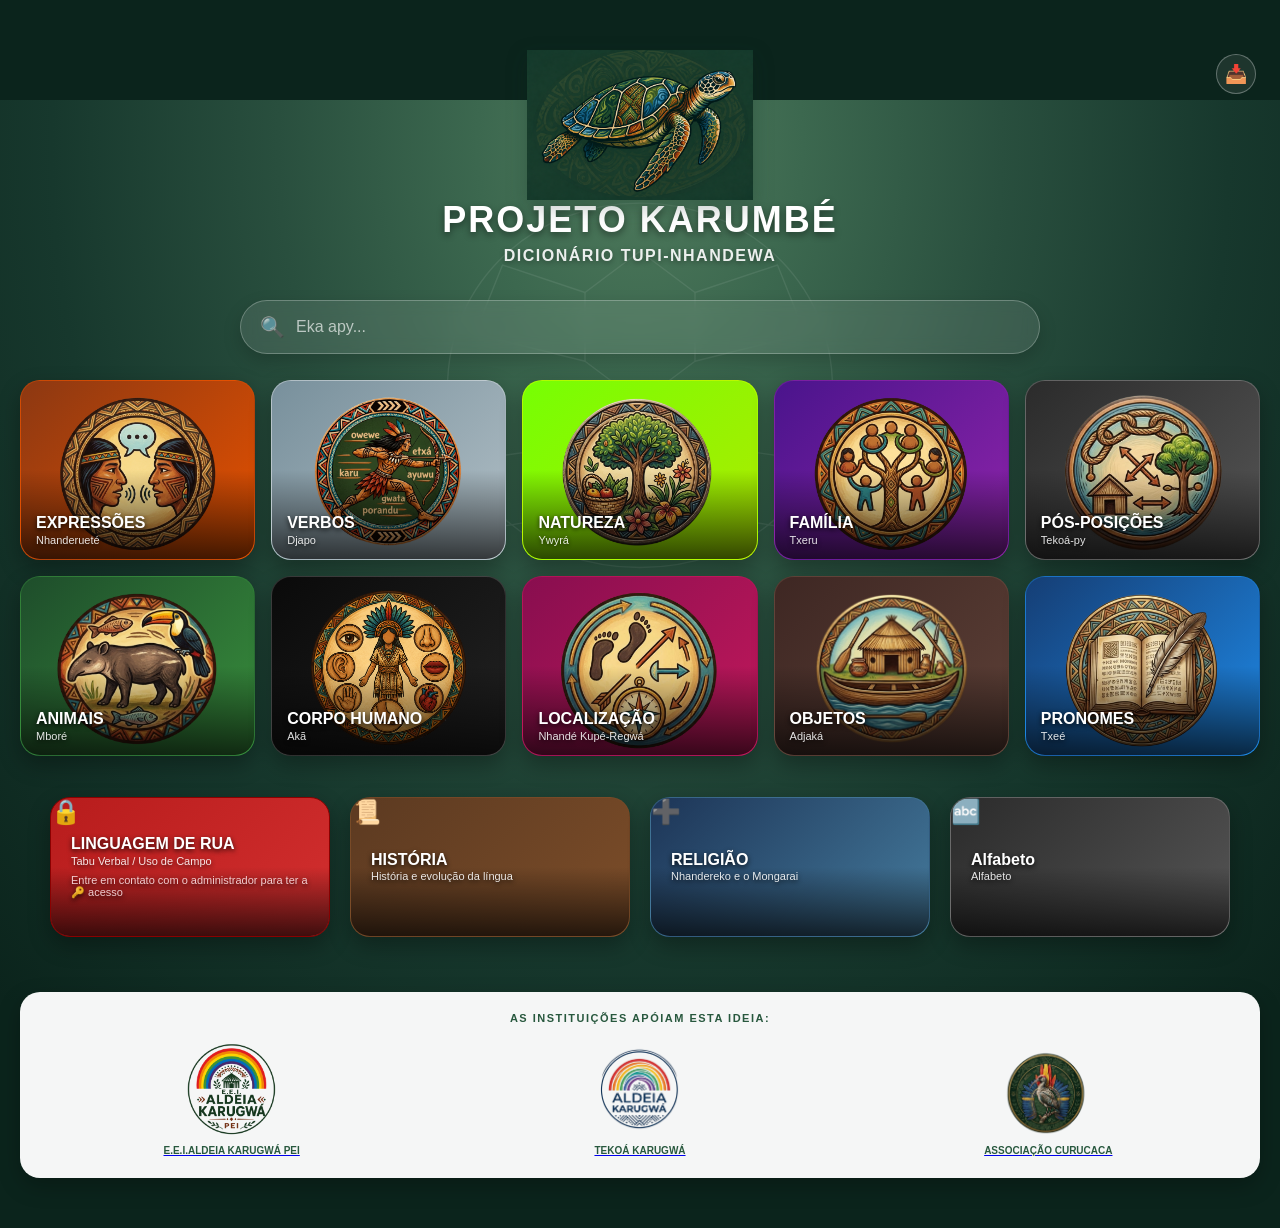
<file: index.html>
<!DOCTYPE html>
<html lang="pt-BR">

<head>
    <meta charset="UTF-8">
    <meta name="viewport" content="width=device-width, initial-scale=1.0">
    <title>
        Projeto Karumbé - Dicionário Tupi-Nhandewá
    </title>

    <!-- CSS PRINCIPAL -->
    <link rel="stylesheet" href="style.css">

    <!-- PWA -->
    <link rel="manifest" href="manifest.json">

    <!-- COR DA BARRA DO APLICATIVO -->
    <meta name="theme-color" content="#112822">

    <!-- COR PARA NAVEGADORES IOS -->
    <meta name="apple-mobile-web-app-capable"
          content="yes">

    <meta name="apple-mobile-web-app-status-bar-style"
          content="black-translucent">

    <meta name="apple-mobile-web-app-title"
          content="Karumbé">

</head>

<body>

    <div class="app-container">

        <!-- =================================================
             CABEÇALHO
        ================================================== -->
        <header class="app-header">

            <div class="header-info">

                <img
                    src="assets/svg/tartaruga.png"
                    alt="Karumbé"
                    class="logo-tartaruga"
                >

                <div class="header-titulos">

                    <h1 class="titulo-projeto">
                        PROJETO KARUMBÉ
                    </h1>

                    <h2 class="titulo-principal">
                        DICIONÁRIO TUPI-NHANDEWA
                    </h2>

                </div>

            </div>

            <button
                class="btn-download"
                type="button"
                title="Baixar App"
            >
                📥
            </button>

        </header>

        <!-- =================================================
             BUSCA
        ================================================== -->
        <section class="barra-busca-wrapper">

            <span class="icone-busca">
                🔍
            </span>

            <input
                type="text"
                id="busca"
                placeholder="Eka apy..."
                autocomplete="off"
                oninput="executarBusca(this.value)"
            >

        </section>

        <!-- =================================================
             CONTAINER DE RESULTADOS E AVISO DA LINGUAGEM DE RUA
        ================================================== -->
        <div id="resultado-busca" class="container-resultados" style="display: none;">
            
            <!-- AVISO DA SEÇÃO DE LINGUAGEM DE RUA -->
            <div id="aviso-rua" style="display: none; background: rgba(0,0,0,0.25); padding: 15px; border-radius: 8px; margin-bottom: 20px; color: #fff; border: 1px solid rgba(255,255,255,0.15); text-align: center;">
                <p style="margin: 0; font-size: 14px; line-height: 1.5;">
                    <strong>Aviso Importante:</strong> Termos de pesquisa linguística e tabu verbal que refletem o atrito cultural com o <strong>djuruá</strong> (não-indígena). Expressões originalmente descritivas foram historicamente estigmatizadas ou rebaixadas a insultos pela imposição de valores externos, levando falantes a evitar seu uso público para se protegerem da maledicência.
                </p>
            </div>

            <!-- Onde as palavras filtradas/buscadas serão injetadas -->
            <div id="lista-palavras-rua"></div>
        </div>

        <!-- =================================================
             CATEGORIAS
        ================================================== -->
        <main
            id="lista"
            class="lista-vertical"
        >

            <!-- EXPRESSÕES -->
            <button
                class="card-categoria cat-laranja"
                type="button"
                onclick="mostrarCategoria('Expressões')"
            >
                <div class="icone-wrapper">
                    <img
                        src="assets/img/expressões.png"
                        class="icone-cat"
                        alt="Expressões"
                    >
                </div>

                <div class="cat-textos">
                    <span class="cat-nome">
                        EXPRESSÕES
                    </span>

                    <small class="cat-sub">
                        Nhanderueté
                    </small>
                </div>
            </button>
            
            <!-- VERBOS -->
            <button
                class="card-categoria cat-azul-bebe"
                type="button"
                onclick="mostrarCategoria('Verbos')"
            >
                <div class="icone-wrapper">
                    <img
                        src="assets/img/verbos.png"
                        class="icone-cat"
                        alt="Verbos"
                    >
                </div>

                <div class="cat-textos">
                    <span class="cat-nome">
                        VERBOS
                    </span>

                    <small class="cat-sub">
                        Djapo
                    </small>
                </div>
            </button>

            <!-- NATUREZA -->
            <button
                class="card-categoria cat-verde-marca-texto"
                type="button"
                onclick="mostrarCategoria('Natureza')"
            >
                <div class="icone-wrapper">
                    <img
                        src="assets/img/natureza.png"
                        class="icone-cat"
                        alt="Natureza"
                    >
                </div>

                <div class="cat-textos">
                    <span class="cat-nome">
                        NATUREZA
                    </span>

                    <small class="cat-sub">
                        Ywyrá
                    </small>
                </div>
            </button>

            <!-- FAMÍLIA -->
            <button
                class="card-categoria cat-roxo"
                type="button"
                onclick="mostrarCategoria('Família')"
            >
                <div class="icone-wrapper">
                    <img
                        src="assets/img/familia.png"
                        class="icone-cat"
                        alt="Família"
                    >
                </div>

                <div class="cat-textos">
                    <span class="cat-nome">
                        FAMÍLIA
                    </span>

                    <small class="cat-sub">
                        Txeru
                    </small>
                </div>
            </button>

            <!-- PÓS-POSIÇÕES -->
            <button
                class="card-categoria cat-cinza"
                type="button"
                onclick="mostrarCategoria('Pós-posições')"
            >
                <div class="icone-wrapper">
                    <img
                        src="assets/img/posposicoes.png"
                        class="icone-cat"
                        alt="Pós-posições"
                    >
                </div>

                <div class="cat-textos">
                    <span class="cat-nome">
                        PÓS-POSIÇÕES
                    </span>

                    <small class="cat-sub">
                        Tekoá-py
                    </small>
                </div>
            </button>

            <!-- ANIMAIS -->
            <button
                class="card-categoria cat-verde"
                type="button"
                onclick="mostrarCategoria('Animais')"
            >
                <div class="icone-wrapper">
                    <img
                        src="assets/img/animais.png"
                        class="icone-cat"
                        alt="Animais"
                    >
                </div>

                <div class="cat-textos">
                    <span class="cat-nome">
                        ANIMAIS
                    </span>

                    <small class="cat-sub">
                        Mboré
                    </small>
                </div>
            </button>

            <!-- CORPO HUMANO -->
            <button
                class="card-categoria cat-preto"
                type="button"
                onclick="mostrarCategoria('Corpo humano')"
            >
                <div class="icone-wrapper">
                    <img
                        src="assets/img/corpo humano.png"
                        class="icone-cat"
                        alt="Corpo Humano"
                    >
                </div>

                <div class="cat-textos">
                    <span class="cat-nome">
                        CORPO HUMANO
                    </span>

                    <small class="cat-sub">
                        Akã
                    </small>
                </div>
            </button>

            <!-- LOCALIZAÇÃO -->
            <button
                class="card-categoria cat-rosa"
                type="button"
                onclick="mostrarCategoria('Localização')"
            >
                <div class="icone-wrapper">
                    <img
                        src="assets/img/localizacao.png"
                        class="icone-cat"
                        alt="Localização"
                    >
                </div>

                <div class="cat-textos">
                    <span class="cat-nome">
                        LOCALIZAÇÃO
                    </span>

                    <small class="cat-sub">
                        Nhandé Kupé-Regwá
                    </small>
                </div>
            </button>

            <!-- OBJETOS -->
            <button
                class="card-categoria cat-marrom"
                type="button"
                onclick="mostrarCategoria('Objetos')"
            >
                <div class="icone-wrapper">
                    <img
                        src="assets/img/objetos.png"
                        class="icone-cat"
                        alt="Objetos"
                    >
                </div>

                <div class="cat-textos">
                    <span class="cat-nome">
                        OBJETOS
                    </span>

                    <small class="cat-sub">
                        Adjaká
                    </small>
                </div>
            </button>

            <!-- PRONOMES -->
            <button
                class="card-categoria cat-azul"
                type="button"
                onclick="mostrarCategoria('Pronomes')"
            >
                <div class="icone-wrapper">
                    <img
                        src="assets/img/pronomes.png"
                        class="icone-cat"
                        alt="Pronomes"
                    >
                </div>

                <div class="cat-textos">
                    <span class="cat-nome">
                        PRONOMES
                    </span>

                    <small class="cat-sub">
                        Txeé
                    </small>
                </div>
            </button>
            

<!-- LINGUAGEM DE RUA + HISTÓRIA -->

<div class="grupo-cartoes-especiais">


    <!-- LINGUAGEM DE RUA / TABU VERBAL -->

    <div class="container-card-restrito">


        <button

            class="card-categoria cat-vermelha"

            type="button"

            onclick="solicitarAcessoTabu()"

        >

            <div class="icone-wrapper">

                <span style="font-size: 1.5rem;">🔒</span>

            </div>


            <div class="cat-textos">

                <span class="cat-nome">

                    LINGUAGEM DE RUA

                </span>


                <small class="cat-sub">

                    Tabu Verbal / Uso de Campo

                </small>


                <small

                    class="cat-aviso"

                    style="

                        display: block;

                        margin-top: 6px;

                        font-size: 11px;

                        opacity: 0.85;

                        color: #ffebee;

                    "

                >

                    Entre em contato com o administrador

                    para ter a 🔑 acesso

                </small>

            </div>

        </button>


    </div>



<!-- HISTÓRIA DA LÍNGUA -->

    <div class="container-card-restrito">

        <button

            class="card-categoria cat-laranja"

            type="button"

            onclick="window.location.href='historia.html'"

        >

            <div class="icone-wrapper">

                <span style="font-size: 1.5rem;">📜</span>

            </div>


            <div class="cat-textos">

                <span class="cat-nome">

                    HISTÓRIA

                </span>


                <small class="cat-sub">

                    História e evolução da língua

                </small>

            </div>

        </button>

    </div>



    <!-- RELIGIÃO E COSMOVISÃO -->

    <div class="container-card-restrito">

        <button

            class="card-categoria cat-verde"

            type="button"

            onclick="window.location.href='religiao.html'"

        >

            <div class="icone-wrapper">

                <span style="font-size: 1.5rem;">➕</span>

            </div>


            <div class="cat-textos">

                <span class="cat-nome">

                    RELIGIÃO

                </span>


                <small class="cat-sub">

                    Nhandereko e o Mongarai

                </small>

            </div>

        </button>

    </div>

    <!-- Alfabeto Tupi-Nhandewa -->

    <div class="container-card-restrito">

        <button

            class="card-categoria cat-verde"

            type="button"

            onclick="window.location.href='alfabeto.html'"

        >

            <div class="icone-wrapper">

                <span style="font-size: 1.5rem;">🔤</span>

            </div>


            <div class="cat-textos">

                <span class="cat-nome">

                    Alfabeto

                </span>


                <small class="cat-sub">

                    Alfabeto

                </small>

            </div>

        </button>

    </div>

</div>


</main> 
<!-- =================================================
    APOIO INSTITUCIONAL
================================================== -->
<footer class="secao-apoio">

    <span class="titulo-apoio">
        AS INSTITUIÇÕES APÓIAM ESTA IDEIA:
    </span>

    <div class="logos-apoio">

        <!-- ESCOLA KARUGWÁ -->
        <a href="instituicao.html?id=escola-karugwa" class="logo-apoio-item" id="btn-escola-karugwa">
            <img
                src="assets/logos/escola-karugwa/escola karugwa.png"
                alt="Escola Karugwá"
            >
            <span>
                E.E.I.ALDEIA KARUGWÁ PEI
            </span>
        </a>

        <!-- TEKOA KARUGWÁ -->
        <a href="instituicao.html?id=tekoa-karugwa" class="logo-apoio-item" id="btn-tekoa-karugwa">
            <img
                src="assets/logos/tekoa-karugwa/tekoa-karugwa.png"
                alt="Tekoa Karugwa"
            >
            <span>
                TEKOÁ KARUGWÁ
            </span>
        </a>

        <!-- ASSOCIAÇÃO CURUCACA -->
        <a href="instituicao.html?id=associacao-curucaca" class="logo-apoio-item" id="btn-associacao-curucaca">
            <img
                src="assets/logos/associacao-curucaca/associacao curucaca.png"
                alt="Associação Curucaca"
            >
            <span>
                ASSOCIAÇÃO CURUCACA
            </span>
        </a>

    </div>

</footer>

<!-- =================================================
    MODAL DE ACESSO RESTRITO (SENHA + EMAIL)
================================================== -->
<div id="modal-senha" class="modal-overlay" style="display: none;">
    <div class="modal-caixa">
        <h3>Acesso Restrito: Pesquisa Linguística</h3>
        <p>Esta seção contém documentação de baixo calão e linguagem de rua para fins de pesquisa e registro.</p>
        <p><strong>Digite a senha de autorização:</strong></p>
        <input type="password" id="senha-input" placeholder="Digite a senha">
        
        <div class="modal-botoes" style="margin-bottom: 12px;">
            <button type="button" class="btn-confirmar" onclick="validarSenha()">Confirmar</button>
            <button type="button" class="btn-cancelar" onclick="fecharModal()">Cancelar</button>
        </div>

        <div style="border-top: 1px solid rgba(255,255,255,0.15); padding-top: 10px; margin-top: 10px; text-align: center;">
            <button type="button" onclick="solicitarSenhaEmail()" style="background:none; border:none; color:#5be0ac; text-decoration:underline; font-size:13px; cursor:pointer;">
                📧 Não tem a senha? Solicite ao administrador por e-mail
            </button>
        </div>
    </div>
</div>

<!-- =================================================
    SCRIPTS DO PROJETO
================================================== -->
<script src="dicionario.js"></script>
<script src="dicionario2.js"></script>
<script src="normalizar-dicionario.js"></script>
<script src="dicionario-rua.js"></script>
<script src="mapa.js"></script>
<script src="script.js"></script>

<!-- =================================================
    REGISTRO DO APLICATIVO
================================================== -->
<script>
    if ("serviceWorker" in navigator) {
        window.addEventListener("load", function () {
            navigator.serviceWorker
                .register("./service-worker.js")
                .then(function () {
                    console.log(
                        "Projeto Karumbé: aplicativo preparado!"
                    );
                })
                .catch(function (erro) {
                    console.error(
                        "Erro ao registrar o aplicativo:",
                        erro
                    );
                });
        });
    }
</script>

</body>
</html>
</file>
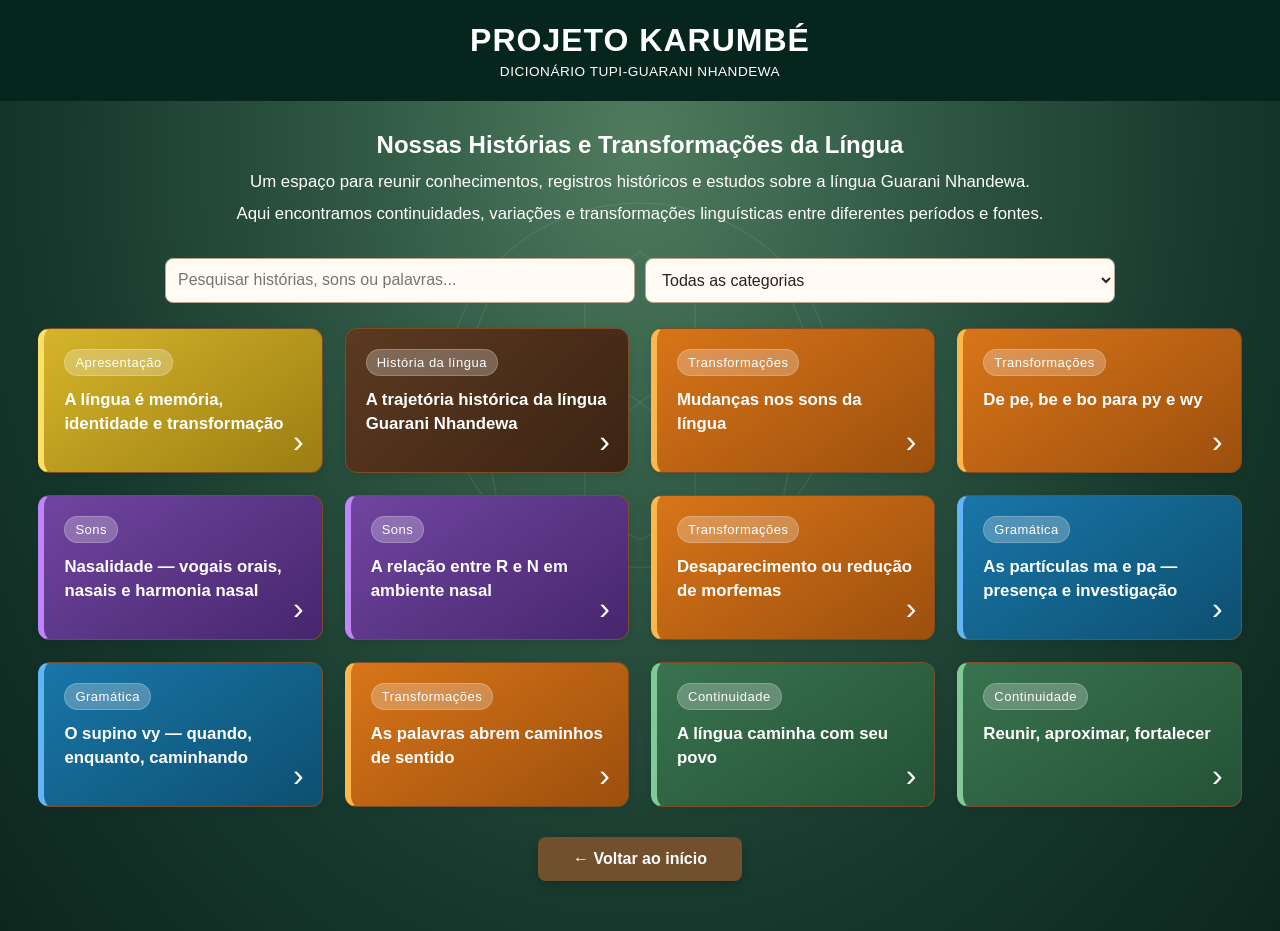
<file: historia.html>
<!DOCTYPE html>
<html lang="pt-BR">
<head>
  <meta charset="UTF-8">
  <meta name="viewport" content="width=device-width, initial-scale=1.0">
  <title>Nossas Histórias e Transformações | Projeto Karumbé</title>
  <link rel="stylesheet" href="style.css?v=101">
  <style>
    /* ================================================
       ESTILOS DA SEÇÃO HISTÓRIA - PROJETO KARUMBÉ
       ================================================ */
    header {
      width: 100%;
      background: #06251d;
      color: white;
      text-align: center;
      padding: 22px 10px;
      box-sizing: border-box;
    }
    header h1 {
      margin: 0;
      font-size: 2rem;
      font-weight: bold;
      letter-spacing: 1px;
    }
    header p {
      margin: 5px 0 0;
      font-size: 0.85rem;
      font-weight: normal;
      letter-spacing: 0.5px;
    }
    .pagina-historia {
      max-width: 1550px;
      width: 94%;
      margin: auto;
      padding: 20px 0;
    }
    .cabecalho-historia {
      text-align: center;
      padding: 10px 10px 25px;
    }
    .cabecalho-historia h2 {
      margin: 0 0 10px;
      color: white;
      font-size: 1.5rem;
      font-weight: bold;
    }
    .cabecalho-historia p {
      line-height: 1.6;
      color: white;
      margin: 5px 0;
    }
    .controles-historia {
      display: flex;
      flex-wrap: wrap;
      gap: 10px;
      margin: 0 auto 25px;
      max-width: 950px;
    }
    .controles-historia input,
    .controles-historia select {
      flex: 1;
      min-width: 200px;
      padding: 12px;
      border: 1px solid #b7a58d;
      border-radius: 8px;
      font-size: 16px;
      background: #fffaf3;
      box-sizing: border-box;
    }
    /* Corrige a cor do texto dentro do select e das opções */
    .controles-historia select,
    .controles-historia select option {
      background: #fffaf3 !important;
      color: #2c221e !important;
    }
    .lista-historias {
      display: grid;
      grid-template-columns: repeat(4, minmax(0, 1fr));
      gap: 22px;
      align-items: stretch;
    }
    .card-historia {
      position: relative;
      display: flex;
      flex-direction: column;
      justify-content: flex-start;
      min-height: 145px;
      padding: 20px;
      background: #fffaf3;
      border: 1px solid #d8c3a5;
      border-radius: 12px;
      box-shadow: 0 3px 8px rgba(0, 0, 0, 0.08);
      box-sizing: border-box;
      overflow: hidden;
      transition: transform 0.2s ease, box-shadow 0.2s ease;
    }

    /* CORES DE FUNDO PARA OS CARDS COLORIDOS */
    .card-historia.historia-apresentacao {
      background: #1e4d3b !important;
    }
    .card-historia.historia-historia {
      background: #5c3a21 !important;
    }
    .card-historia.historia-transformacoes {
      background: #8c5821 !important;
    }
    .card-historia.historia-sons {
      background: #3b2857 !important;
    }
    .card-historia.historia-gramatica {
      background: #1d4358 !important;
    }
    .card-historia.historia-continuidade {
      background: #234833 !important;
    }

    .card-historia:hover {
      transform: translateY(-4px);
      box-shadow: 0 6px 15px rgba(0, 0, 0, 0.18);
    }
    .historia-categoria {
      display: inline-block;
      width: fit-content;
      background: rgba(255, 255, 255, 0.25) !important;
      color: #ffffff !important;
      padding: 5px 10px;
      margin-bottom: 12px;
      border-radius: 20px;
      font-size: 13px;
      font-weight: normal;
    }
    .card-historia h3 {
      margin: 0;
      padding: 0;
      color: #ffffff !important;
      font-size: 1.05rem;
      line-height: 1.45;
      font-weight: bold;
    }
    .card-historia .historia-resumo,
    .card-historia .historia-meta {
      display: none;
    }
    .card-historia .botao-historia {
      position: absolute;
      inset: 0;
      z-index: 2;
      width: 100%;
      height: 100%;
      padding: 0;
      margin: 0;
      background: transparent;
      border: none;
      border-radius: 12px;
      color: transparent;
      font-size: 0;
      cursor: pointer;
    }
    .card-historia .botao-historia:hover {
      background: transparent;
    }
    .card-historia::after {
      content: "›";
      position: absolute;
      right: 18px;
      bottom: 12px;
      color: #ffffff !important;
      font-size: 2rem;
      font-weight: normal;
      pointer-events: none;
    }
    .historia-documentado { border-left: 5px solid #36865a; }
    .historia-hipotese { border-left: 5px solid #c18a25; }
    .historia-estudo { border-left: 5px solid #557da8; }
    .historia-projeto { border-left: 5px solid #805a9b; }

    /* ================================================
       MODAL DE HISTÓRIA — CONFIGURAÇÃO EXCLUSIVA
       ================================================ */
    .modal-historia {
      display: none;
      position: fixed !important;
      inset: 0 !important;
      z-index: 100000 !important;
      background: rgba(0, 0, 0, 0.75) !important;
      padding: 20px !important;
      overflow-y: auto !important;
      box-sizing: border-box !important;
    }
    .modal-historia.ativo {
      display: flex !important;
      align-items: center !important;
      justify-content: center !important;
    }

    /* --- COMPUTADOR: LARGURA AMPLA EXCLUSIVA --- */
    .caixa-historia-exclusiva {
      background: #fffaf3 !important;
      color: #33291f !important;
      width: 92vw !important;
      max-width: 1250px !important;
      height: auto !important;
      max-height: 88vh !important;
      margin: auto !important;
      padding: 35px 35px 25px 35px !important;
      border-radius: 16px !important;
      border: 2px solid #d8c3a5 !important;
      position: relative !important;
      overflow-y: auto !important;
      box-sizing: border-box !important;
      box-shadow: 0 10px 35px rgba(0, 0, 0, 0.6) !important;
    }
    .fechar-modal-historia {
      position: absolute !important;
      right: 20px !important;
      top: 15px !important;
      border: none !important;
      background: transparent !important;
      font-size: 32px !important;
      cursor: pointer !important;
      color: #62401f !important;
      z-index: 10 !important;
      line-height: 1 !important;
    }
    .fechar-modal-historia:hover {
      color: #a33a26 !important;
    }
    #conteudo-historia {
      width: 100% !important;
      max-width: 100% !important;
      box-sizing: border-box !important;
    }
    .texto-historia {
      line-height: 1.8;
      margin-top: 20px;
    }
    #conteudo-historia h2 {
      margin-top: 0;
      padding-right: 25px;
      color: #174c3d;
      font-size: 1.6rem;
      font-weight: bold;
      line-height: 1.4;
    }
    #conteudo-historia p {
      line-height: 1.7;
      margin-bottom: 18px;
    }
    #conteudo-historia a {
      color: #1769aa;
      font-weight: bold;
      overflow-wrap: anywhere;
    }
    .historia-fonte {
      margin-top: 25px;
      padding: 15px;
      background: #eee2d2;
      border-radius: 8px;
      line-height: 1.7;
      font-size: 14px;
    }
    .destaque-exemplo {
      display: block;
      color: #1769aa;
      font-weight: bold;
      font-size: 1.05rem;
      margin-top: 22px;
      margin-bottom: 10px;
      border-left: 5px solid #1769aa;
      padding-left: 10px;
    }
    .historia-vazia {
      text-align: center;
      padding: 30px;
      color: white;
    }
    .area-voltar {
      display: flex;
      justify-content: center;
      align-items: center;
      width: 100%;
      margin: 35px 0 40px;
    }
    .botao-voltar {
      display: inline-block;
      padding: 13px 35px;
      background: #73502d;
      color: white;
      border: none;
      border-radius: 8px;
      text-decoration: none;
      text-align: center;
      font-size: 16px;
      font-weight: bold;
      cursor: pointer;
      transition: background 0.2s ease;
    }
    .botao-voltar:hover {
      background: #4f351e;
    }

    @media (max-width: 1150px) {
      .lista-historias {
        grid-template-columns: repeat(3, minmax(0, 1fr));
      }
    }
    @media (max-width: 800px) {
      .pagina-historia { width: 92%; }
      .lista-historias {
        grid-template-columns: repeat(2, minmax(0, 1fr));
        gap: 15px;
      }
      .card-historia { padding: 17px; }
      header h1 { font-size: 1.6rem; }
    }

    /* --- CELULAR / TELEMÓVEL: TELA CHEIA TOTAL --- */
    @media (max-width: 768px) {
      .modal-historia {
        padding: 0 !important;
      }
      .modal-historia.ativo {
        align-items: flex-start !important;
      }
      .caixa-historia-exclusiva {
        width: 100vw !important;
        height: 100vh !important;
        max-width: 100vw !important;
        max-height: 100vh !important;
        border-radius: 0 !important;
        border: none !important;
        padding: 50px 18px 20px 18px !important;
      }
      .fechar-modal-historia {
        top: 12px !important;
        right: 15px !important;
        font-size: 38px !important;
      }
      .pagina-historia { width: 92%; padding: 12px 0; }
      header h1 { font-size: 1.35rem; }
      header p { font-size: 0.75rem; }
      .cabecalho-historia h2 { font-size: 1.2rem; }
      .lista-historias { grid-template-columns: 1fr; }
      .card-historia { min-height: 125px; }
      #conteudo-historia h2 { font-size: 1.3rem; }
    }

    /* =====================================================
       EXPANSÃO TOTAL DO TEXTO E PARÁGRAFOS DENTRO DO MODAL
       ===================================================== */
    .modal-historia .caixa-historia-exclusiva {
      width: 95vw !important;
      max-width: 1250px !important;
      box-sizing: border-box !important;
    }

    .caixa-historia-exclusiva #conteudo-historia,
    .caixa-historia-exclusiva .texto-historia,
    .caixa-historia-exclusiva .historia-paragrafo,
    .caixa-historia-exclusiva p,
    .caixa-historia-exclusiva div,
    .caixa-historia-exclusiva .tabela-exemplo-wrapper,
    .caixa-historia-exclusiva .tabela-exemplo {
      width: 100% !important;
      max-width: 100% !important;
      box-sizing: border-box !important;
    }

    .caixa-historia-exclusiva .texto-historia p,
    .caixa-historia-exclusiva .historia-paragrafo {
      font-size: 1.05rem !important;
      line-height: 1.8 !important;
      color: #2c221e !important;
      margin-bottom: 20px !important;
    }

    .caixa-historia-exclusiva .tabela-exemplo-wrapper {
      overflow-x: auto !important;
    }
  </style>
</head>
<body>
  <header>
    <h1>PROJETO KARUMBÉ</h1>
    <p>DICIONÁRIO TUPI-GUARANI NHANDEWA</p>
  </header>

  <main class="pagina-historia">
    <section class="cabecalho-historia">
      <h2>Nossas Histórias e Transformações da Língua</h2>
      <p>Um espaço para reunir conhecimentos, registros históricos e estudos sobre a língua Guarani Nhandewa.</p>
      <p>Aqui encontramos continuidades, variações e transformações linguísticas entre diferentes períodos e fontes.</p>
    </section>

    <section class="controles-historia">
      <input type="search" id="pesquisa-historias" placeholder="Pesquisar histórias, sons ou palavras..." aria-label="Pesquisar histórias">
      <select id="categoria-historia" aria-label="Filtrar por categoria">
        <option value="todas">Todas as categorias</option>
        <option value="Apresentação">Apresentação</option>
        <option value="História da língua">História</option>
        <option value="Sons">Sons</option>
        <option value="Transformações">Transformações</option>
        <option value="Gramática">Gramática</option>
        <option value="Continuidade">Continuidade</option>
      </select>
    </section>

    <section id="lista-historias" class="lista-historias" aria-live="polite">
      <p>Carregando conteúdos...</p>
    </section>

    <div class="area-voltar">
      <a href="index.html" class="botao-voltar">← Voltar ao início</a>
    </div>
  </main>

  <div id="modal-historia" class="modal-historia" aria-hidden="true">
    <div class="caixa-historia-exclusiva">
      <button id="fechar-modal-historia" class="fechar-modal-historia" type="button" aria-label="Fechar conteúdo">&times;</button>
      <div id="conteudo-historia"></div>
    </div>
  </div>

  <script src="./lingua.js"></script>
  <script>
    document.addEventListener("DOMContentLoaded", () => {
      const categoria = document.getElementById("categoria-historia");
      if (categoria) {
        categoria.addEventListener("change", event => {
          filtrarCategoriaHistoria(event.target.value);
        });
      }
    });
  </script>
</body>
</html>
</file>
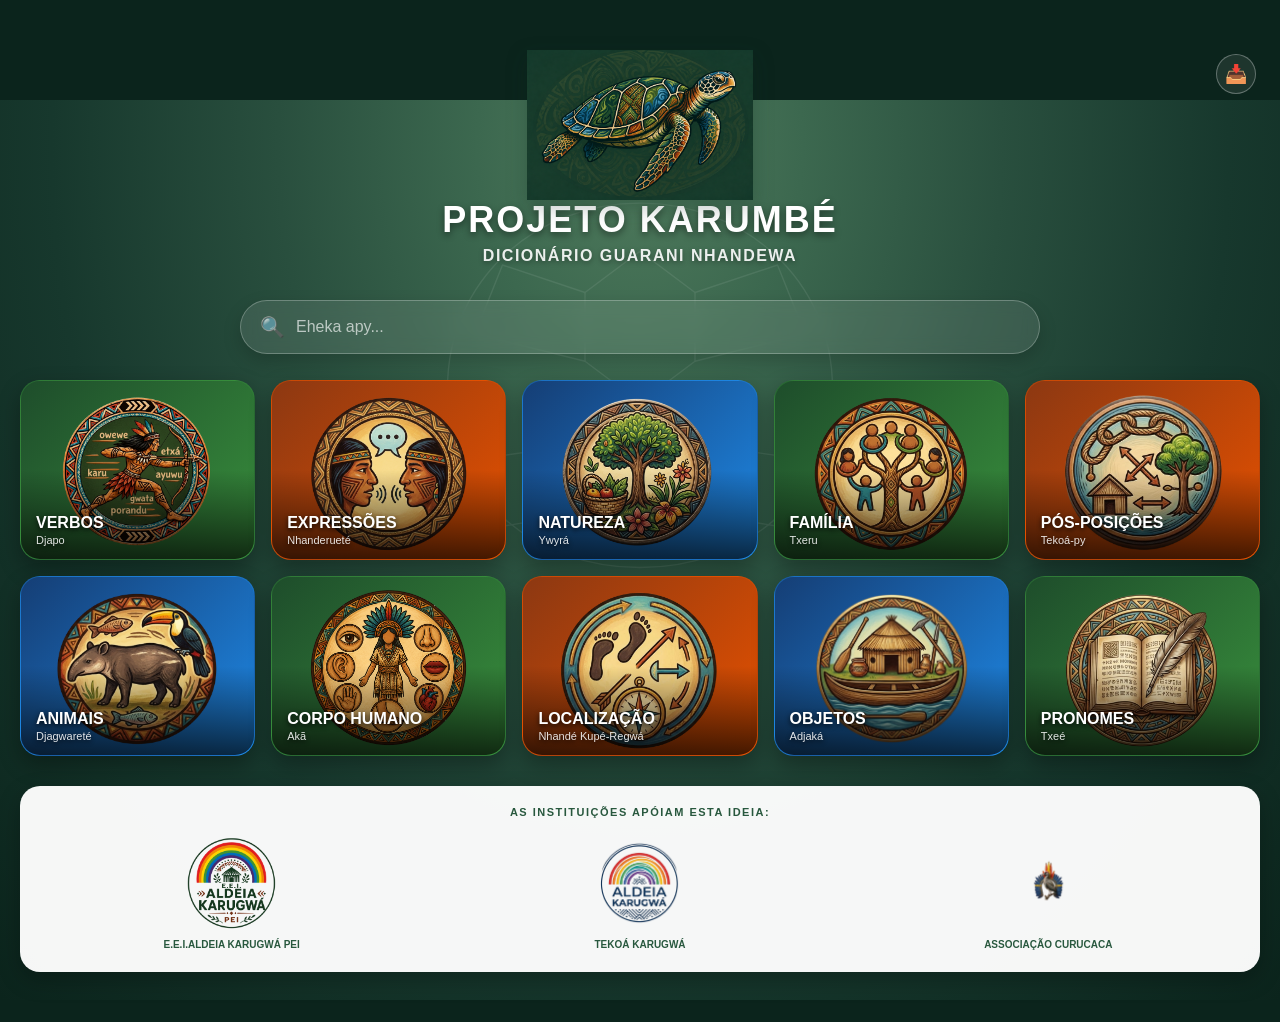
<file: inicio.html>
<!DOCTYPE html>
<html lang="pt-BR">

<head>
    <meta charset="UTF-8">

    <meta name="viewport"
          content="width=device-width, initial-scale=1.0">

    <title>
        Projeto Karumbé - Dicionário Guarani Nhandewa
    </title>

    <!-- CSS PRINCIPAL -->
    <link rel="stylesheet" href="style.css">

    <!-- PWA -->
    <link rel="manifest" href="manifest.json">

    <!-- COR DA BARRA DO APLICATIVO -->
    <meta name="theme-color" content="#112822">

    <!-- COR PARA NAVEGADORES IOS -->
    <meta name="apple-mobile-web-app-capable"
          content="yes">

    <meta name="apple-mobile-web-app-status-bar-style"
          content="black-translucent">

    <meta name="apple-mobile-web-app-title"
          content="Karumbé">

</head>


<body>

    <div class="app-container">


        <!-- =================================================
             CABEÇALHO
        ================================================== -->

        <header class="app-header">

            <div class="header-info">

                <img
                    src="assets/svg/tartaruga.png"
                    alt="Karumbé"
                    class="logo-tartaruga"
                >

                <div class="header-titulos">

                    <h1 class="titulo-projeto">
                        PROJETO KARUMBÉ
                    </h1>

                    <h2 class="titulo-principal">
                        DICIONÁRIO GUARANI NHANDEWA
                    </h2>

                </div>

            </div>


            <button
                class="btn-download"
                type="button"
                title="Baixar App"
            >
                📥
            </button>

        </header>



        <!-- =================================================
             BUSCA
        ================================================== -->

        <section class="barra-busca-wrapper">

            <span class="icone-busca">
                🔍
            </span>

            <input
                type="text"
                id="busca"
                placeholder="Eheka apy..."
                autocomplete="off"
                oninput="executarBusca(this.value)"
            >

        </section>



        <!-- =================================================
             CATEGORIAS
        ================================================== -->

        <main
            id="lista"
            class="lista-vertical"
        >


            <!-- VERBOS -->

            <button
                class="card-categoria cat-verde"
                type="button"
                onclick="mostrarCategoria('Verbos')"
            >

                <div class="icone-wrapper">

                    <img
                        src="assets/img/verbos.png"
                        class="icone-cat"
                        alt="Verbos"
                    >

                </div>

                <div class="cat-textos">

                    <span class="cat-nome">
                        VERBOS
                    </span>

                    <small class="cat-sub">
                        Djapo
                    </small>

                </div>

            </button>



            <!-- EXPRESSÕES -->

            <button
                class="card-categoria cat-laranja"
                type="button"
                onclick="mostrarCategoria('Expressões')"
            >

                <div class="icone-wrapper">

                    <img
                        src="assets/img/expressões.png"
                        class="icone-cat"
                        alt="Expressões"
                    >

                </div>

                <div class="cat-textos">

                    <span class="cat-nome">
                        EXPRESSÕES
                    </span>

                    <small class="cat-sub">
                        Nhanderueté
                    </small>

                </div>

            </button>



            <!-- NATUREZA -->

            <button
                class="card-categoria cat-azul"
                type="button"
                onclick="mostrarCategoria('Natureza')"
            >

                <div class="icone-wrapper">

                    <img
                        src="assets/img/natureza.png"
                        class="icone-cat"
                        alt="Natureza"
                    >

                </div>

                <div class="cat-textos">

                    <span class="cat-nome">
                        NATUREZA
                    </span>

                    <small class="cat-sub">
                        Ywyrá
                    </small>

                </div>

            </button>



            <!-- FAMÍLIA -->

            <button
                class="card-categoria cat-verde"
                type="button"
                onclick="mostrarCategoria('Família')"
            >

                <div class="icone-wrapper">

                    <img
                        src="assets/img/familia.png"
                        class="icone-cat"
                        alt="Família"
                    >

                </div>

                <div class="cat-textos">

                    <span class="cat-nome">
                        FAMÍLIA
                    </span>

                    <small class="cat-sub">
                        Txeru
                    </small>

                </div>

            </button>



            <!-- PÓS-POSIÇÕES -->

            <button
                class="card-categoria cat-laranja"
                type="button"
                onclick="mostrarCategoria('Pós-posições')"
            >

                <div class="icone-wrapper">

                    <img
                        src="assets/img/posposicoes.png"
                        class="icone-cat"
                        alt="Pós-posições"
                    >

                </div>

                <div class="cat-textos">

                    <span class="cat-nome">
                        PÓS-POSIÇÕES
                    </span>

                    <small class="cat-sub">
                        Tekoá-py
                    </small>

                </div>

            </button>



            <!-- ANIMAIS -->

            <button
                class="card-categoria cat-azul"
                type="button"
                onclick="mostrarCategoria('Animais')"
            >

                <div class="icone-wrapper">

                    <img
                        src="assets/img/animais.png"
                        class="icone-cat"
                        alt="Animais"
                    >

                </div>

                <div class="cat-textos">

                    <span class="cat-nome">
                        ANIMAIS
                    </span>

                    <small class="cat-sub">
                        Djagwareté
                    </small>

                </div>

            </button>



            <!-- CORPO HUMANO -->

            <button
                class="card-categoria cat-verde"
                type="button"
                onclick="mostrarCategoria('Corpo humano')"
            >

                <div class="icone-wrapper">

                    <img
                        src="assets/img/corpo humano.png"
                        class="icone-cat"
                        alt="Corpo Humano"
                    >

                </div>

                <div class="cat-textos">

                    <span class="cat-nome">
                        CORPO HUMANO
                    </span>

                    <small class="cat-sub">
                        Akã
                    </small>

                </div>

            </button>



            <!-- LOCALIZAÇÃO -->

            <button
                class="card-categoria cat-laranja"
                type="button"
                onclick="mostrarCategoria('Localização')"
            >

                <div class="icone-wrapper">

                    <img
                        src="assets/img/localizacao.png"
                        class="icone-cat"
                        alt="Localização"
                    >

                </div>

                <div class="cat-textos">

                    <span class="cat-nome">
                        LOCALIZAÇÃO
                    </span>

                    <small class="cat-sub">
                        Nhandé Kupé-Regwá
                    </small>

                </div>

            </button>



            <!-- OBJETOS -->

            <button
                class="card-categoria cat-azul"
                type="button"
                onclick="mostrarCategoria('Objetos')"
            >

                <div class="icone-wrapper">

                    <img
                        src="assets/img/objetos.png"
                        class="icone-cat"
                        alt="Objetos"
                    >

                </div>

                <div class="cat-textos">

                    <span class="cat-nome">
                        OBJETOS
                    </span>

                    <small class="cat-sub">
                        Adjaká
                    </small>

                </div>

            </button>



            <!-- PRONOMES -->

            <button
                class="card-categoria cat-verde"
                type="button"
                onclick="mostrarCategoria('Pronomes')"
            >

                <div class="icone-wrapper">

                    <img
                        src="assets/img/pronomes.png"
                        class="icone-cat"
                        alt="Pronomes"
                    >

                </div>

                <div class="cat-textos">

                    <span class="cat-nome">
                        PRONOMES
                    </span>

                    <small class="cat-sub">
                        Txeé
                    </small>

                </div>

            </button>


        </main>



        <!-- =================================================
             APOIO INSTITUCIONAL
             ÚNICO RODAPÉ
        ================================================== -->

        <footer class="secao-apoio">

            <span class="titulo-apoio">
                AS INSTITUIÇÕES APÓIAM ESTA IDEIA:
            </span>


            <div class="logos-apoio">


                <!-- ESCOLA KARUGWÁ -->

                <div class="logo-apoio-item">

                    <img
                        src="assets/logos/escola karugwa.png"
                        alt="Escola Karugwá"
                    >

                    <span>
                        E.E.I.ALDEIA KARUGWÁ PEI
                    </span>

                </div>



                <!-- TEKOA KARUGWÁ -->

                <div class="logo-apoio-item">

                    <img
                        src="assets/logos/tekoa-karugwa.png"
                        alt="Tekoa Karugwa"
                    >

                    <span>
                        TEKOÁ KARUGWÁ
                    </span>

                </div>



                <!-- ASSOCIAÇÃO CURUCACA -->

                <div class="logo-apoio-item">

                    <img
                        src="assets/logos/associacao curucaca.jpg"
                        alt="Associação Curucaca"
                    >

                    <span>
                        ASSOCIAÇÃO CURUCACA
                    </span>

                </div>


            </div>

        </footer>


    </div>



    <!-- =================================================
         SCRIPTS DO PROJETO
    ================================================== -->

    <script src="dicionario.js"></script>
    <script src="mapa.js"></script>
    <script src="script.js"></script>



    <!-- =================================================
         REGISTRO DO APLICATIVO
    ================================================== -->

    <script>

        if ("serviceWorker" in navigator) {

            window.addEventListener("load", function () {

                navigator.serviceWorker
                    .register("./service-worker.js")

                    .then(function () {

                        console.log(
                            "Projeto Karumbé: aplicativo preparado!"
                        );

                    })

                    .catch(function (erro) {

                        console.error(
                            "Erro ao registrar o aplicativo:",
                            erro
                        );

                    });

            });

        }

    </script>


</body>

</html>
</file>
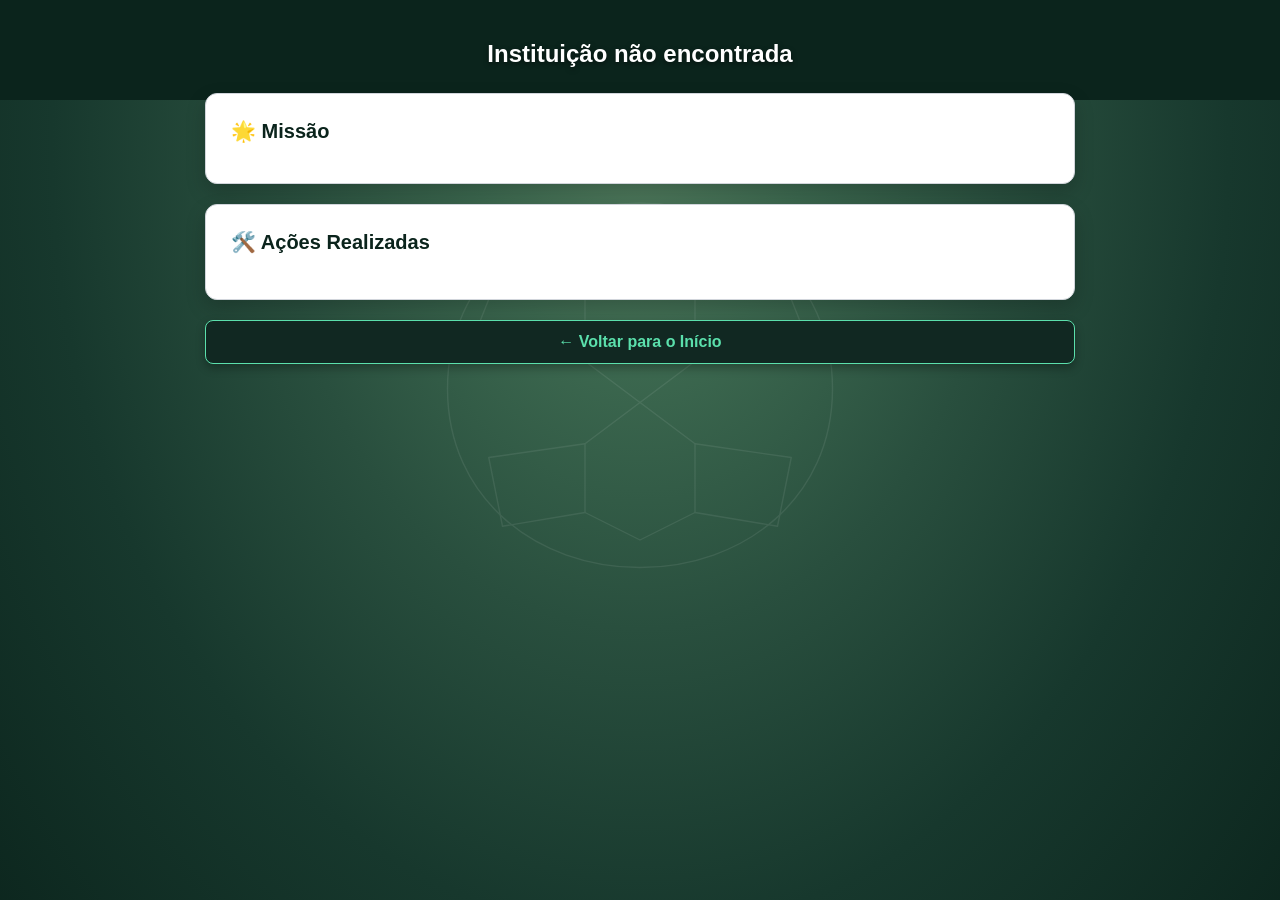
<file: instituicao.html>
<!DOCTYPE html>
<html lang="pt-BR">
<head>
    <meta charset="UTF-8">
    <meta name="viewport" content="width=device-width, initial-scale=1.0">
    <title>Projeto Karumbé - Detalhes da Instituição</title>
    <link rel="stylesheet" href="style.css">
    <style>
        .foto-acao {
            width: 100% !important;
            max-width: 100% !important;
            height: auto !important;
            display: block;
            border-radius: 8px;
        }
    </style>
</head>
    
<body>
    <div class="app-container" style="padding: 40px 15px 20px 15px; text-align: center; max-width: 900px; margin: 0 auto; box-sizing: border-box;">

        <!-- TÍTULO DA INSTITUIÇÃO -->
        <h1 id="titulo-inst" style="color: #ffffff; margin-bottom: 25px; text-shadow: 0 2px 5px rgba(0,0,0,0.5); font-size: 24px;">Instituição</h1>

        <!-- SEÇÃO DE MISSÃO -->
        <div style="background: #ffffff; color: #112822; border: 1px solid #d1d5db; padding: 25px; border-radius: 12px; margin: 0 auto 20px auto; max-width: 900px; width: 100%; box-sizing: border-box; text-align: left; box-shadow: 0 8px 20px rgba(0,0,0,0.2);">
            <h3 style="color: #0b241c; font-size: 20px; font-weight: 800; margin-bottom: 15px;">🌟 Missão</h3>
            <p id="texto-missao" style="color: #222222; font-size: 16px; line-height: 1.6; font-weight: 500; word-break: break-word;">Carregando missão...</p>
        </div>

        <!-- SEÇÃO DE AÇÕES E BOTÃO DA GALERIA -->
        <div style="background: #ffffff; color: #112822; border: 1px solid #d1d5db; padding: 25px; border-radius: 12px; margin: 0 auto 20px auto; max-width: 900px; width: 100%; box-sizing: border-box; text-align: left; box-shadow: 0 8px 20px rgba(0,0,0,0.2);">
            <h3 style="color: #0b241c; font-size: 20px; font-weight: 800; margin-bottom: 15px;">🛠️ Ações Realizadas</h3>
            <p id="texto-acoes" style="color: #222222; font-size: 16px; line-height: 1.6; font-weight: 500; word-break: break-word; margin-bottom: 20px;">Carregando ações...</p>
            
         <!-- BOTÃO DA GALERIA DINÂMICO DENTRO DA PÁGINA -->
<div id="container-botao-galeria" style="display: none; width: 100%;">
    <a id="link-galeria-inst" href="#" style="display: flex; flex-direction: column; align-items: center; justify-content: center; width: 100%; margin: 15px 0 10px 0; padding: 20px; background: linear-gradient(135deg, #28583e 0%, #17382d 100%); border: 1px solid rgba(255, 255, 255, 0.25); border-radius: 12px; box-shadow: 0 4px 12px rgba(0,0,0,0.2); text-decoration: none;">
        <!-- Aumentei o max-height para 100px (ou o tamanho que desejar) e removi o margin-bottom -->
        <img src="assets/logos/escola-karugwa/fotos/galeria.png" alt="Galeria de Fotos" style="max-height: 200px; width: auto;">
    </a>
</div>

            <div id="galeria-acoes" style="width: 100%; box-sizing: border-box;">
                <!-- Fotos específicas se houver -->
            </div>
        </div>

        <!-- SEÇÃO DE LINKS ÚTEIS -->
        <div id="caixa-links-uteis" style="display: none; background: #112822; border: 1px solid rgba(91, 224, 172, 0.3); padding: 25px 20px; border-radius: 12px; margin: 0 auto 20px auto; max-width: 900px; width: 100%; box-sizing: border-box; text-align: left; box-shadow: 0 8px 20px rgba(0,0,0,0.4);">
            <h3 style="color: #5be0ac; font-size: 18px; font-weight: 800; margin-bottom: 20px;">🔗 Links Úteis</h3>
            
            <div style="display: flex; gap: 40px; justify-content: center; align-items: flex-start; width: 100%; flex-wrap: wrap;">
                
                <!-- Botão QEdu -->
                <div style="display: flex; flex-direction: column; align-items: center; text-align: center; width: 120px;">
                    <a href="https://qedu.org.br/escola/35268574-aldeia-karugwa" target="_blank" rel="noopener noreferrer" style="height: 65px; display: flex; align-items: center; justify-content: center;">
                        <img src="assets/links/qedu.png" alt="QEdu" style="max-height: 50px; width: auto; max-width: 100%;">
                    </a>
                    <span style="color: #ffffff; font-weight: bold; font-size: 14px; margin-top: 8px; display: block; width: 100%;">QEdu</span>
                </div>

                <!-- Botão Localização -->
                <div style="display: flex; flex-direction: column; align-items: center; text-align: center; width: 120px;">
                    <a href="https://google.com/maps/place/E.E.I.ALDEIA+KARUGWA+PEI/data=!4m2!3m1!1s0x0:0xf9ed96c96fe6438d?sa=X&ved=1t:2428&ictx=111" target="_blank" rel="noopener noreferrer" style="height: 65px; display: flex; align-items: center; justify-content: center;">
                        <img src="assets/links/mapa.png" alt="Localização" style="max-height: 50px; width: auto; max-width: 100%;">
                    </a>
                    <span style="color: #ffffff; font-weight: bold; font-size: 14px; margin-top: 8px; display: block; width: 100%;">Localização</span>
                </div>

            </div>
        </div>

        <!-- BOTÃO DE VOLTAR -->
        <a href="index.html" style="display: inline-block; background: #112822; color: #5be0ac; border: 1px solid #5be0ac; padding: 12px 30px; border-radius: 8px; text-decoration: none; font-weight: bold; margin-bottom: 20px; box-shadow: 0 4px 10px rgba(0,0,0,0.3);">
            ← Voltar para o Início
        </a>

    </div>

    <script>
        const urlParams = new URLSearchParams(window.location.search);
        const id = urlParams.get('id');

        const titulo = document.getElementById('titulo-inst');
        const missao = document.getElementById('texto-missao');
        const acoes = document.getElementById('texto-acoes');
        const galeriaAcoes = document.getElementById('galeria-acoes');
        const caixaLinksUteis = document.getElementById('caixa-links-uteis');
        
        const containerBotaoGaleria = document.getElementById('container-botao-galeria');
        const linkGaleriaInst = document.getElementById('link-galeria-inst');

        const instituicoes = {
            "associacao-curucaca": {
                nome: "Associação Curucaca",
                missao: "A Associação Curucaca tem como missão principal fortalecer a cultura, preservar as tradições e garantir os direitos e o bem-estar da comunidade, promovendo o desenvolvimento sustentável e a união entre todos.",
                acoes: "Desenvolvemos projetos voltados para a educação tradicional, oficinas culturais, preservação ambiental do território e apoio às famílias através de iniciativas comunitárias.",
                fotosAcoes: []
            },
           "escola-karugwa": {
                nome: "E.E.I. Aldeia Karugwá Pei",
                missao: "Nossa Missão: Raiz, Luta e Futuro na E.E.I. Aldeia Karugwá. Nossa missão nasceu da força coletiva. A história da E.E.I. Aldeia Karugwá — que teve início em 2005 como Escola Ywy Pyhau — não se resume a paredes ou cronogramas, mas ao pulsar de toda uma comunidade unida pelo sonho da emancipação através da educação. Impulsionada pelo trabalho de dois professores formados pela USP através do Magistério Indígena, a escola deu seus primeiros passos em locais improvisados, sustentada unicamente pela coragem, pela esperança e pela participação ativa do nosso povo. Hoje, essa semente plantada com tanto esforço floresceu em um prédio estruturado, transformando a Karugwá em uma referência educacional na região de Itararé, celebrada com orgulho por seus alunos medalhistas e por seu destaque acadêmico. Nossa missão diária é caminhar com firmeza por dois extremos que se completam e se fortalecem: O Rigor e a Conquista: Cumprimos a matriz curricular do Estado com excelência, garantindo que nossos jovens dominem os saberes formais, ocupem espaços e alcancem o topo, provando seu talento através de medalhas e reconhecimento regional. A Essência e a Ancestralidade: Em uníssono, vivemos e respiramos a matriz curricular diversificada, tendo como eixo central a preservação intransigente da língua, da cultura e dos saberes do povo Tupi-Guarani Nhandewa. Nossa missão é ser a ponte entre o passado dos nossos antepassados e o futuro das nossas crianças, garantindo que caminhar pelos dois mundos seja a maior prova de que nossa identidade é nossa maior força.",
                acoes: "Realização de aulas práticas de campo, resgate de histórias tradicionais com os anciãos, feiras culturais e acompanhamento pedagógico focado na identidade Nhandewa.",
                fotosAcoes: []
            },
            "tekoa-karugwa": {
                nome: "Tekoá Karugwá",
                missao: "Manter viva a nossa terra, o nosso modo de ser e a harmonia com o meio ambiente, garantindo a sustentabilidade e a autonomia da comunidade para as futuras gerações.",
                acoes: "Organização de mutirões comunitários, manejo sustentável, festivais de canto e dança tradicional e fortalecimento da espiritualidade.",
                fotosAcoes: []
            }
        };

        const dados = instituicoes[id];

        if (dados) {
            titulo.innerText = dados.nome;
            missao.innerText = dados.missao;
            acoes.innerText = dados.acoes;

            // CONFIGURAÇÃO CORRETA DOS CAMINHOS DAS GALERIAS
            if (id === 'escola-karugwa') {
                linkGaleriaInst.href = "assets/logos/escola-karugwa/fotos/galeria-escola.html";
                containerBotaoGaleria.style.display = 'block';
                caixaLinksUteis.style.display = 'block';
            } 
            else if (id === 'tekoa-karugwa') {
                linkGaleriaInst.href = "assets/logos/tekoa-karugwa/fotos/galeria-aldeia.html";
                containerBotaoGaleria.style.display = 'block';
            } 
            else if (id === 'associacao-curucaca') {
                linkGaleriaInst.href = "assets/logos/associacao-curucaca/fotos/galeria-associacao.html";
                containerBotaoGaleria.style.display = 'block';
            }

        } else {
            titulo.innerText = "Instituição não encontrada";
            missao.innerText = "";
            acoes.innerText = "";
        }
    </script>
</body>
</html>
</file>
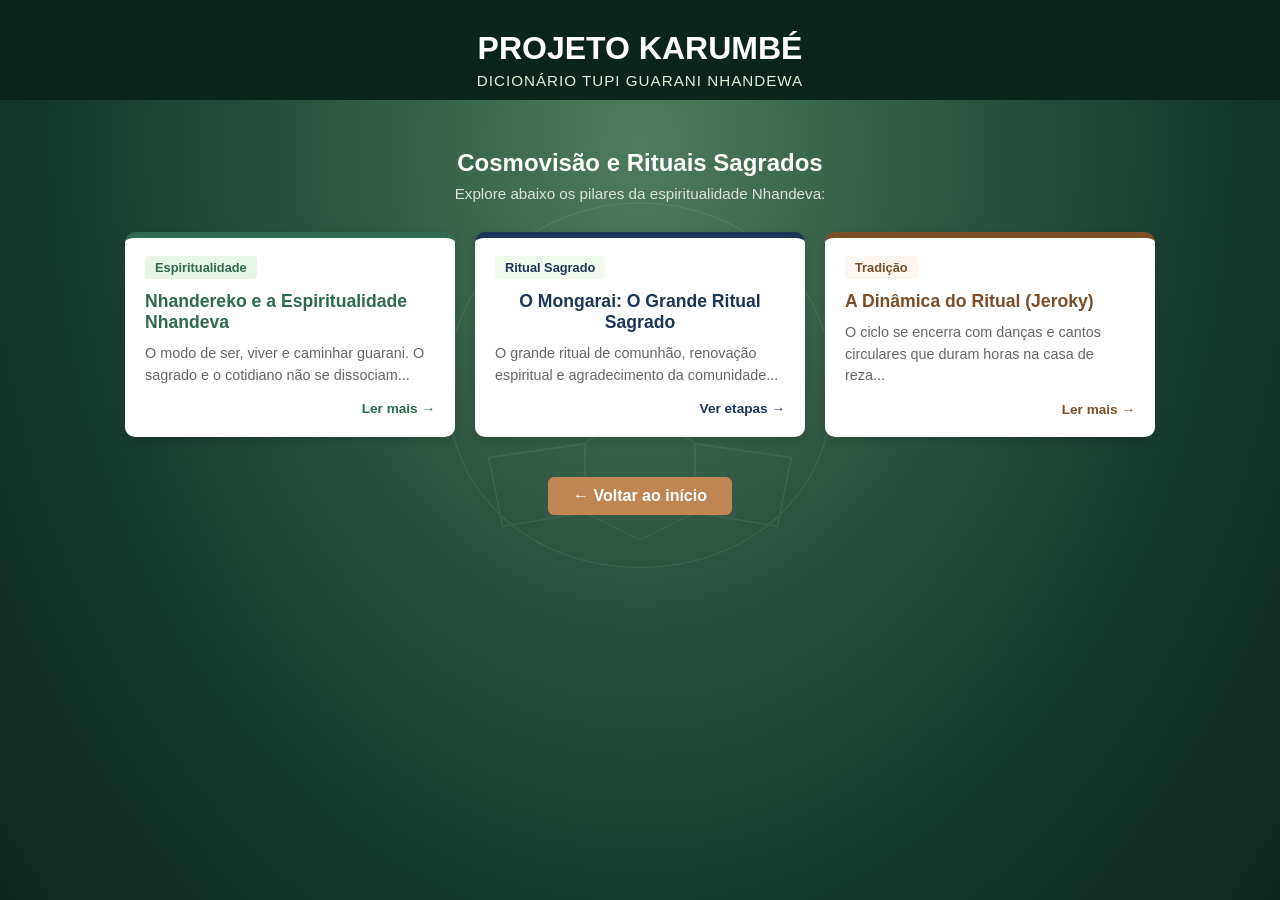
<file: religiao.html>
<!DOCTYPE html>
<html lang="pt-BR">
<head>
    <meta charset="UTF-8">
    <meta name="viewport" content="width=device-width, initial-scale=1.0">
    <title>Religião e Cosmovisão - Projeto Karumbé</title>
    <link rel="stylesheet" href="style.css">
    <link rel="stylesheet" href="https://cdnjs.cloudflare.com/ajax/libs/font-awesome/6.0.0/css/all.min.css">
</head>
<body>

    <!-- CABEÇALHO DO PROJETO -->
    <header class="header-projeto" style="text-align: center; padding: 30px 20px;">
        <h1 style="color: #fff; margin: 0; font-size: 2rem;">PROJETO KARUMBÉ</h1>
        <div class="sub-header" style="color: #d8f3dc; font-size: 0.95rem; margin-top: 5px; text-transform: uppercase; letter-spacing: 1px;">Dicionário Tupi Guarani Nhandewa</div>
    </header>

    <!-- CONTEÚDO PRINCIPAL (Layout 3x1 Horizontal) -->
    <main class="container-conteudo-pagina" style="max-width: 1100px; margin: 30px auto; padding: 0 20px;">
        
        <div class="intro-religiao" style="text-align: center; margin-bottom: 30px;">
            <h2 style="color: #fff; font-size: 1.5rem; margin-bottom: 8px;">Cosmovisão e Rituais Sagrados</h2>
            <p style="color: #e0e0e0; font-size: 0.95rem;">Explore abaixo os pilares da espiritualidade Nhandeva:</p>
        </div>

        <div class="cards-etapas-container" style="display: flex; gap: 20px; justify-content: center; flex-wrap: wrap;">

            <!-- CARD 1 -->
            <div class="card-etapa" onclick="abrirModal('modal-1')" style="flex: 1; min-width: 300px; max-width: 350px; background: #fff; border-radius: 10px; border-top: 6px solid #2d6a4f; cursor: pointer; padding: 20px; box-shadow: 0 4px 10px rgba(0,0,0,0.15);">
                <span style="background: #e8f5e9; color: #2d6a4f; padding: 4px 10px; border-radius: 4px; font-weight: bold; font-size: 0.8rem;">Espiritualidade</span>
                <h3 style="color: #2d6a4f; margin: 15px 0 10px 0; font-size: 1.1rem;">Nhandereko e a Espiritualidade Nhandeva</h3>
                <p style="color: #666; font-size: 0.9rem; line-height: 1.5;">O modo de ser, viver e caminhar guarani. O sagrado e o cotidiano não se dissociam...</p>
                <div style="text-align: right; margin-top: 15px; color: #2d6a4f; font-weight: bold; font-size: 0.85rem;">Ler mais →</div>
            </div>

            <!-- CARD 2 -->
            <div class="card-etapa" onclick="abrirModal('modal-2')" style="flex: 1; min-width: 300px; max-width: 350px; background: #fff; border-radius: 10px; border-top: 6px solid #1d3557; cursor: pointer; padding: 20px; box-shadow: 0 4px 10px rgba(0,0,0,0.15);">
                <span style="background: #f1faee; color: #1d3557; padding: 4px 10px; border-radius: 4px; font-weight: bold; font-size: 0.8rem;">Ritual Sagrado</span>
                <h3 style="color: #1d3557; margin: 15px 0 10px 0; font-size: 1.1rem; text-align: center;">O Mongarai: O Grande Ritual Sagrado</h3>
                <p style="color: #666; font-size: 0.9rem; line-height: 1.5;">O grande ritual de comunhão, renovação espiritual e agradecimento da comunidade...</p>
                <div style="text-align: right; margin-top: 15px; color: #1d3557; font-weight: bold; font-size: 0.85rem;">Ver etapas →</div>
            </div>

            <!-- CARD 3 -->
            <div class="card-etapa" onclick="abrirModal('modal-3')" style="flex: 1; min-width: 300px; max-width: 350px; background: #fff; border-radius: 10px; border-top: 6px solid #7c4d29; cursor: pointer; padding: 20px; box-shadow: 0 4px 10px rgba(0,0,0,0.15);">
                <span style="background: #fcf6f0; color: #7c4d29; padding: 4px 10px; border-radius: 4px; font-weight: bold; font-size: 0.8rem;">Tradição</span>
                <h3 style="color: #7c4d29; margin: 15px 0 10px 0; font-size: 1.1rem;">A Dinâmica do Ritual (Jeroky)</h3>
                <p style="color: #666; font-size: 0.9rem; line-height: 1.5;">O ciclo se encerra com danças e cantos circulares que duram horas na casa de reza...</p>
                <div style="text-align: right; margin-top: 15px; color: #7c4d29; font-weight: bold; font-size: 0.85rem;">Ler mais →</div>
            </div>

        </div>

        <!-- BOTÃO DE VOLTAR AO INÍCIO -->
        <div style="text-align: center; margin-top: 40px;">
            <a href="index.html" style="display: inline-block; background-color: #c08552; color: #fff; padding: 10px 25px; border-radius: 6px; text-decoration: none; font-weight: bold;">
                ← Voltar ao início
            </a>
        </div>

    </main>

<!-- MODAL DO CARD 1: Nhandereko -->
    <div id="modal-1" class="modal-overlay">
        <div class="modal-conteudo-box" style="max-width: 700px; max-height: 85vh; overflow-y: auto;">
            <button class="btn-fechar-modal" onclick="fecharModal('modal-1')">&times;</button>
            <h2 style="color:#2d6a4f; margin-top:0; font-size: 1.3rem;">Nhandereko Tupi-Guarani Nhandeva</h2>
            
            <p style="color:#495057; line-height:1.6; margin-top:15px; font-size: 0.95rem;">
                O <strong>Nhandereko</strong> traduz o conjunto de pautas, valores e referências que informam ao <em>Ava</em> (o povo Tupi-Guarani Nhandeva) como compreender o cosmos e conduzir a vida social. Mas por que o sagrado e o cotidiano não podem ser separados na nossa tradição? Porque a terra (<em>Tekoha</em>), o manejo tradicional, a palavra e a organização comunitária estruturam-se organicamente em torno da Casa de Reza (<em>O'guasu</em> ou <em>Opy</em>), fazendo com que cada ato diário reflita o respeito direto às divindades criadoras.
            </p>

            <p style="color:#495057; line-height:1.6; margin-top:10px; font-size: 0.95rem;">
                Por que este modo de ser é vital? Porque ele garante o equilíbrio inquebrável entre o corpo físico e a palavra-alma (<em>ñe'ẽ</em>). Viver o Nhandereko é a chave para fundamentar a relação de respeito profundo com as divindades, assegurando a coesão social e a continuidade histórica do nosso subgrupo frente a todos os desafios territoriais e culturais externos.
            </p>
            
            <div style="margin: 20px 0; text-align: center;">
                <img src="assets/img/nhandereko.JPG" alt="Vivência e território tradicional - Nhandereko" style="width:100%; max-height:320px; object-fit:cover; border-radius:8px; box-shadow: 0 4px 8px rgba(0,0,0,0.1);">
                <p style="font-size: 0.82rem; color: #6c757d; margin-top: 6px; font-style: italic;">Registro do território e do modo de vida tradicional Nhandeva Tekoa Karugwá.</p>
            </div>
            
            <div style="background-color: #f4f9f4; border-left: 4px solid #2d6a4f; padding: 12px 15px; margin: 15px 0; border-radius: 4px;">
                <h4 style="color: #2d6a4f; margin: 0 0 5px 0; font-size: 0.95rem;">🌿 Oguatá e Nhandereko: o caminhar como modo de viver</h4>

                <p style="color: #495057; font-size: 0.9rem; line-height: 1.5; margin: 0;">
                    Oguatá, o caminhar, está profundamente relacionado ao Nhandereko, o modo de ser e viver Guarani. Para os Nhandewa, caminhar faz parte das trajetórias das famílias, das relações com o território, da busca por lugares onde seja possível viver de acordo com seus costumes e da continuidade dos ensinamentos recebidos dos antepassados. Assim, o oguatá não representa apenas uma mudança de lugar, mas pode fazer parte de uma maneira de manter viva a língua, a memória, os vínculos familiares, a espiritualidade e o modo de vida do povo.
                </p>

                <p style="color: #495057; font-size: 0.9rem; line-height: 1.5; margin: 8px 0 0 0;">
                    Nas histórias Nhandewa, o caminhar também pode estar presente nos movimentos de ida, retorno e permanência nos territórios ancestrais. Dessa maneira, oguatá e Nhandereko se relacionam: <strong>caminhar é também continuar vivendo, buscando e transmitindo o modo de ser do povo.</strong>
                </p>

                <p style="font-size: 0.82rem; color: #6c757d; margin-top: 8px; margin-bottom: 0;">
                    <em>Referência:</em> VEIGA, Juracilda. <em>Migrações históricas e cosmologia Guarani</em>.
                    Revista de Antropologia da UFSCar, v. 5, n. 1, p. 49–80, 2013.
                    <a href="https://www.rau.ufscar.br/wp-content/uploads/2015/05/vol5no1_03.Juracilda.pdf"
                       target="_blank"
                       rel="noopener noreferrer"
                       style="color: #2d6a4f; text-decoration: underline;">
                        (Ler artigo completo em PDF)
                    </a>
                </p>
            </div>

            <div style="margin-top: 25px; padding-top: 15px; border-top: 1px solid #dee2e6;">
                <h3 style="color: #2d6a4f; font-size: 1rem; margin-bottom: 10px;">📚 Referências e Estudos Especializados:</h3>
                <ul style="color: #495057; font-size: 0.88rem; line-height: 1.6; padding-left: 20px; margin: 0;">
                    <li style="margin-bottom: 8px;">
                        <strong>NIMUENDAJÚ, Curt.</strong> <em>Os Índios Apapocúva-Guarani</em> (O registro histórico e antropológico fundamental focado diretamente na base mítica e espiritual do subgrupo Nhandeva). 
                        <a href="https://www.portalguarani.com/649_curt_nimuendaju.html" target="_blank" style="color: #2d6a4f; text-decoration: underline; margin-left: 5px;">(Acervo Portal Guaraní)</a>
                    </li>
                    <li style="margin-bottom: 5px;">
                        <strong>SCHADEN, Egon.</strong> <em>A Religião e a Mitologia Guarani</em> (Estudo clássico sobre a autodenominação Nhandeva e as pautas de conduta do Ava). 
                        <a href="https://www.portalguarani.com/" target="_blank" style="color: #2d6a4f; text-decoration: underline; margin-left: 5px;">(Consultar Acervo)</a>
                    </li>
                </ul>
            </div>
        </div>
    </div>
<!-- MODAL DO CARD 2: Batismo na Colheita (Mongarai / Yy Karaí Oupi) -->
    <div id="modal-2" class="modal-overlay">
        <div class="modal-conteudo-box" style="max-width: 750px; max-height: 85vh; overflow-y: auto;">
            <button class="btn-fechar-modal" onclick="fecharModal('modal-2')">&times;</button>
            <h2 style="color:#2d6a4f; margin-top:0; font-size: 1.3rem;">Batismo na Colheita (Mongarai / Yy Karaí Oupi)</h2>
            
            <p style="color:#495057; line-height:1.6; margin-top:15px; font-size: 0.95rem;">
                O <strong>Mongarai</strong> (ou <em>Yy Karaí Oupi</em>) é o eixo central da cosmologia guarani que sela a introdução social e espiritual da criança na comunidade durante o ciclo da colheita. Nessa ocasião, o líder espiritual concentra-se por vários dias na Casa de Reza (<em>Opy</em>) para receber, em sonho, o nome sagrado (<em>ery</em>) adequado para cada infante. Na ausência de uma liderança ritual, a mãe pode sonhar o nome ao entoar a canção <em>“Owe Owe”</em>.
            </p>

            <p style="color:#495057; line-height:1.6; margin-top:10px; font-size: 0.95rem;">
                Mais do que uma designação, o nome indígena atua como um amuleto e um eixo de ancoragem para a palavra-alma (<em>ñe'ẽ</em>). Caso a criança manifeste morbidade persistente, compreende-se que a causa pode estar na inadequação do nome, exigindo sua substituição para restabelecer a harmonia vital. Unindo a colheita, a oniricidade e a flexibilidade dos rituais, o povo Nhandeva reafirma dinamicamente o seu <em>Nhandereko</em>, garantindo a proteção e a continuidade coletiva.
            </p>
            <h3 class="leitor-titulo">Registro Visual</h3>
            <!-- ABAS DE SELEÇÃO DE LIVROS -->
            <div style="display: flex; justify-content: center; gap: 10px; margin: 25px 0 15px 0; border-bottom: 2px solid #dee2e6; padding-bottom: 10px;">
                <button onclick="alternarLivro('mongarai')" id="btn-tab-mongarai" style="background-color: #2d6a4f; color: white; border: none; padding: 10px 20px; border-radius: 6px; font-weight: bold; cursor: pointer; font-size: 0.95rem; transition: background 0.2s;">
                    📖 Mongarai - Batizado na Colheita
                </button>
                <button onclick="alternarLivro('batizado')" id="btn-tab-batizado" style="background-color: #e9ecef; color: #495057; border: none; padding: 10px 20px; border-radius: 6px; font-weight: bold; cursor: pointer; font-size: 0.95rem; transition: background 0.2s;">
                    📖 Yy Karaí Oupi - Batizado
                </button>
            </div>

            <!-- CONTAINER DO LIVRO 1: MONGARAI -->
            <div id="secao-mongarai" style="display: block;">
                <!-- Carrossel Mongarai -->
                <div style="margin: 15px 0; padding: 15px; background: #fff; border: 1px solid #dee2e6; border-radius: 8px; box-shadow: 0 2px 6px rgba(0,0,0,0.05);">
                  <div id="livroCarrossel" style="position: relative; background: #f8f9fa; border-radius: 6px; padding: 15px; text-align: center;">
                    
                    <div class="pagina-item" style="display: block;">
                      <img src="assets/mongarai/capa.01.jpeg" alt="Capa" style="max-width: 100%; height: 380px; object-fit: contain; border-radius: 6px;">
                      <p style="font-size: 0.85rem; color: #555; margin-top: 8px; font-weight: 600;">Capa: Mongarai - Batizado na colheita</p>
                    </div>

                    <div class="pagina-item" style="display: none;">
                      <img src="assets/mongarai/contra_capa.02.jpeg" alt="Contracapa" style="max-width: 100%; height: 380px; object-fit: contain; border-radius: 6px;">
                      <p style="font-size: 0.85rem; color: #555; margin-top: 8px; font-weight: 600;">Ficha Técnica</p>
                    </div>

                    <div class="pagina-item" style="display: none;">
                      <img src="assets/mongarai/pagina.01.jpeg" alt="Página 1" style="max-width: 100%; height: 380px; object-fit: contain; border-radius: 6px;">
                      <p style="font-size: 0.85rem; color: #555; margin-top: 8px; font-weight: 600;">Página 1 - Créditos e Título</p>
                    </div>

                    <div class="pagina-item" style="display: none;">
                      <img src="assets/mongarai/pagina.02.jpeg" alt="Página 2" style="max-width: 100%; height: 380px; object-fit: contain; border-radius: 6px;">
                      <p style="font-size: 0.85rem; color: #555; margin-top: 8px; font-weight: 600;">Página 2 - Ilustração da Fogueira</p>
                    </div>

                    <div class="pagina-item" style="display: none;">
                      <img src="assets/mongarai/pagina.03.jpeg" alt="Página 3" style="max-width: 100%; height: 380px; object-fit: contain; border-radius: 6px;">
                      <p style="font-size: 0.85rem; color: #555; margin-top: 8px; font-weight: 600;">Página 3 - Tradição do Povo Tupi-Guarani</p>
                    </div>

                    <div class="pagina-item" style="display: none;">
                      <img src="assets/mongarai/pagina.04.jpeg" alt="Página 4" style="max-width: 100%; height: 380px; object-fit: contain; border-radius: 6px;">
                      <p style="font-size: 0.85rem; color: #555; margin-top: 8px; font-weight: 600;">Página 4 - Início da Cerimônia</p>
                    </div>

                    <div class="pagina-item" style="display: none;">
                      <img src="assets/mongarai/pagina.05.jpeg" alt="Página 5" style="max-width: 100%; height: 380px; object-fit: contain; border-radius: 6px;">
                      <p style="font-size: 0.85rem; color: #555; margin-top: 8px; font-weight: 600;">Página 5 - O Sonho do Líder Espiritual</p>
                    </div>

                    <div class="pagina-item" style="display: none;">
                      <img src="assets/mongarai/pagina.06.jpeg" alt="Página 6" style="max-width: 100%; height: 380px; object-fit: contain; border-radius: 6px;">
                      <p style="font-size: 0.85rem; color: #555; margin-top: 8px; font-weight: 600;">Página 6 - A Roda da Aldeia</p>
                    </div>

                    <div class="pagina-item" style="display: none;">
                      <img src="assets/mongarai/pagina.07.jpeg" alt="Página 7" style="max-width: 100%; height: 380px; object-fit: contain; border-radius: 6px;">
                      <p style="font-size: 0.85rem; color: #555; margin-top: 8px; font-weight: 600;">Página 7 - O Primeiro Nome</p>
                    </div>

                    <div class="pagina-item" style="display: none;">
                      <img src="assets/mongarai/pagina.08..jpeg" alt="Página 8" style="max-width: 100%; height: 380px; object-fit: contain; border-radius: 6px;">
                      <p style="font-size: 0.85rem; color: #555; margin-top: 8px; font-weight: 600;">Página 8 - Detalhe da Cena</p>
                    </div>

                    <div class="pagina-item" style="display: none;">
                      <img src="assets/mongarai/pagina.09.jpeg" alt="Página 9" style="max-width: 100%; height: 380px; object-fit: contain; border-radius: 6px;">
                      <p style="font-size: 0.85rem; color: #555; margin-top: 8px; font-weight: 600;">Página 9 - A Música "Owe Owe"</p>
                    </div>

                    <div class="pagina-item" style="display: none;">
                      <img src="assets/mongarai/contra_capa final.01.jpeg" alt="Contracapa Final" style="max-width: 100%; height: 380px; object-fit: contain; border-radius: 6px;">
                      <p style="font-size: 0.85rem; color: #555; margin-top: 8px; font-weight: 600;">Títulos do Projeto ARTE-IN</p>
                    </div>

                    <div class="pagina-item" style="display: none;">
                      <img src="assets/mongarai/capa_final.01.jpeg" alt="Capa Final" style="max-width: 100%; height: 380px; object-fit: contain; border-radius: 6px;">
                      <p style="font-size: 0.85rem; color: #555; margin-top: 8px; font-weight: 600;">Capa Final - Informações do Programa</p>
                    </div>

                    <button onclick="mudarPaginaMongarai(-1)" style="position: absolute; top: 50%; transform: translateY(-50%); left: 15px; background: rgba(0,0,0,0.6); color: #fff; border: none; border-radius: 50%; width: 40px; height: 40px; display: flex; align-items: center; justify-content: center; cursor: pointer; z-index: 10; font-size: 1.1rem;">❮</button>
                    <button onclick="mudarPaginaMongarai(1)" style="position: absolute; top: 50%; transform: translateY(-50%); right: 15px; background: rgba(0,0,0,0.6); color: #fff; border: none; border-radius: 50%; width: 40px; height: 40px; display: flex; align-items: center; justify-content: center; cursor: pointer; z-index: 10; font-size: 1.1rem;">❯</button>
                  </div>
                </div>

                <!-- Créditos Mongarai -->
                <div style="background: #f8f9fa; padding: 15px; border-radius: 6px; border-left: 4px solid #2d6a4f;">
                    <h4 style="color: #2d6a4f; font-size: 0.95rem; margin: 0 0 8px 0;">📖 Mongarai - Batizado na Colheita</h4>
                    <p style="color: #495057; font-size: 0.88rem; line-height: 1.5; margin: 0 0 6px 0;">
                        <strong>Professores / Autores:</strong> Jaciara de Souza Gomes, Creiles Marcelino da Silva Nunes e Catarina Delfina dos Santos.
                    </p>
                    <p style="color: #495057; font-size: 0.88rem; line-height: 1.5; margin: 0 0 6px 0;">
                        <strong>Ilustrações e Participantes:</strong> Abílio S. Martins e Odair Possídio.
                    </p>
                    <p style="color: #555; font-size: 0.82rem; margin: 0;">
                        <em>Data de publicação / Produção:</em> Programa ARTE-IN / Formação Intercultural.
                    </p>
                </div>
            </div>

            <!-- CONTAINER DO LIVRO 2: YY KARAÍ OUPI (BATIZADO) -->
            <div id="secao-batizado" style="display: none;">
                <!-- Carrossel Batizado -->
                <div style="margin: 15px 0; padding: 15px; background: #fff; border: 1px solid #dee2e6; border-radius: 8px; box-shadow: 0 2px 6px rgba(0,0,0,0.05);">
                  <div id="batizadoCarrossel" style="position: relative; background: #f8f9fa; border-radius: 6px; padding: 15px; text-align: center;">
                    
                    <div class="pagina-batizado-item" style="display: block;">
                      <img src="assets/batizado/capa.01.jpeg" alt="Capa" style="max-width: 100%; height: 380px; object-fit: contain; border-radius: 6px;">
                      <p style="font-size: 0.85rem; color: #555; margin-top: 8px; font-weight: 600;">Capa: Yy Karaí Oupi - Batizado</p>
                    </div>

                    <div class="pagina-batizado-item" style="display: none;">
                      <img src="assets/batizado/contra-capa.02.jpeg" alt="Contracapa" style="max-width: 100%; height: 380px; object-fit: contain; border-radius: 6px;">
                      <p style="font-size: 0.85rem; color: #555; margin-top: 8px; font-weight: 600;">Ficha Técnica</p>
                    </div>

                    <div class="pagina-batizado-item" style="display: none;">
                      <img src="assets/batizado/pagina.01.jpeg" alt="Página 1" style="max-width: 100%; height: 380px; object-fit: contain; border-radius: 6px;">
                      <p style="font-size: 0.85rem; color: #555; margin-top: 8px; font-weight: 600;">Página 1 - Créditos e Título</p>
                    </div>

                    <div class="pagina-batizado-item" style="display: none;">
                      <img src="assets/batizado/pagina.02.jpeg" alt="Página 2" style="max-width: 100%; height: 380px; object-fit: contain; border-radius: 6px;">
                      <p style="font-size: 0.85rem; color: #555; margin-top: 8px; font-weight: 600;">Página 2 - Ilustração da Mãe e Criança</p>
                    </div>

                    <div class="pagina-batizado-item" style="display: none;">
                      <img src="assets/batizado/pagina.03.jpeg" alt="Página 3" style="max-width: 100%; height: 380px; object-fit: contain; border-radius: 6px;">
                      <p style="font-size: 0.85rem; color: #555; margin-top: 8px; font-weight: 600;">Página 3 - O Batizado Anual</p>
                    </div>

                    <div class="pagina-batizado-item" style="display: none;">
                      <img src="assets/batizado/pagina.04.jpeg" alt="Página 4" style="max-width: 100%; height: 380px; object-fit: contain; border-radius: 6px;">
                      <p style="font-size: 0.85rem; color: #555; margin-top: 8px; font-weight: 600;">Página 4 - Ilustração da Roda</p>
                    </div>

                    <div class="pagina-batizado-item" style="display: none;">
                      <img src="assets/batizado/pagina.05.jpeg" alt="Página 5" style="max-width: 100%; height: 380px; object-fit: contain; border-radius: 6px;">
                      <p style="font-size: 0.85rem; color: #555; margin-top: 8px; font-weight: 600;">Página 5 - A Casa de Reza e o Sonho</p>
                    </div>

                    <div class="pagina-batizado-item" style="display: none;">
                      <img src="assets/batizado/pagina.06.jpeg" alt="Página 6" style="max-width: 100%; height: 380px; object-fit: contain; border-radius: 6px;">
                      <p style="font-size: 0.85rem; color: #555; margin-top: 8px; font-weight: 600;">Página 6 - Concentração ao Amanhecer</p>
                    </div>

                    <div class="pagina-batizado-item" style="display: none;">
                      <img src="assets/batizado/pagina.07.jpeg" alt="Página 7" style="max-width: 100%; height: 380px; object-fit: contain; border-radius: 6px;">
                      <p style="font-size: 0.85rem; color: #555; margin-top: 8px; font-weight: 600;">Página 7 - A Importância do Nome</p>
                    </div>

                    <div class="pagina-batizado-item" style="display: none;">
                      <img src="assets/batizado/contra-capa final.01.jpeg" alt="Contracapa Final" style="max-width: 100%; height: 380px; object-fit: contain; border-radius: 6px;">
                      <p style="font-size: 0.85rem; color: #555; margin-top: 8px; font-weight: 600;">Títulos do Projeto ARTE-IN</p>
                    </div>

                    <div class="pagina-batizado-item" style="display: none;">
                      <img src="assets/batizado/capa-final.01.jpeg" alt="Capa Final" style="max-width: 100%; height: 380px; object-fit: contain; border-radius: 6px;">
                      <p style="font-size: 0.85rem; color: #555; margin-top: 8px; font-weight: 600;">Capa Final - Informações do Programa</p>
                    </div>

                    <button onclick="mudarPaginaBatizado(-1)" style="position: absolute; top: 50%; transform: translateY(-50%); left: 15px; background: rgba(0,0,0,0.6); color: #fff; border: none; border-radius: 50%; width: 40px; height: 40px; display: flex; align-items: center; justify-content: center; cursor: pointer; z-index: 10; font-size: 1.1rem;">❮</button>
                    <button onclick="mudarPaginaBatizado(1)" style="position: absolute; top: 50%; transform: translateY(-50%); right: 15px; background: rgba(0,0,0,0.6); color: #fff; border: none; border-radius: 50%; width: 40px; height: 40px; display: flex; align-items: center; justify-content: center; cursor: pointer; z-index: 10; font-size: 1.1rem;">❯</button>
                  </div>
                </div>

                <!-- Créditos Batizado -->
                <div style="background: #f8f9fa; padding: 15px; border-radius: 6px; border-left: 4px solid #2d6a4f;">
                    <h4 style="color: #2d6a4f; font-size: 0.95rem; margin: 0 0 8px 0;">📖 Yy Karaí Oupi - Batizado</h4>
                    <p style="color: #495057; font-size: 0.88rem; line-height: 1.5; margin: 0 0 6px 0;">
                        <strong>Professores / Autores:</strong> Lenira Dina de Oliveira, Tiago de Oliveira, Richard Caetano e Fabíola dos Santos Cirino.
                    </p>
                    <p style="color: #495057; font-size: 0.88rem; line-height: 1.5; margin: 0 0 6px 0;">
                        <strong>Ilustrações e Participantes:</strong> Sérgio M. da Silva, João Lira da Silva e José Roberto da Silva Santos.
                    </p>
                    <p style="color: #555; font-size: 0.82rem; margin: 0;">
                        <em>Data de publicação / Produção:</em> São Paulo: SEE, FEUSP, 2010.
                    </p>
                </div>
            </div>

           

            <!-- SCRIPT DOS CARROSSEIS E ABAS -->
            <script>
                // Função para alternar entre os livros por abas
                function alternarLivro(livro) {
                    const secaoMongarai = document.getElementById("secao-mongarai");
                    const secaoBatizado = document.getElementById("secao-batizado");
                    const btnMongarai = document.getElementById("btn-tab-mongarai");
                    const btnBatizado = document.getElementById("btn-tab-batizado");

                    if (livro === 'mongarai') {
                        secaoMongarai.style.display = "block";
                        secaoBatizado.style.display = "none";
                        btnMongarai.style.backgroundColor = "#2d6a4f";
                        btnMongarai.style.color = "white";
                        btnBatizado.style.backgroundColor = "#e9ecef";
                        btnBatizado.style.color = "#495057";
                    } else {
                        secaoMongarai.style.display = "none";
                        secaoBatizado.style.display = "block";
                        btnBatizado.style.backgroundColor = "#2d6a4f";
                        btnBatizado.style.color = "white";
                        btnMongarai.style.backgroundColor = "#e9ecef";
                        btnMongarai.style.color = "#495057";
                    }
                }

                // Carrossel Mongarai
                let paginaAtualMongarai = 0;
                const paginasMongarai = document.getElementsByClassName("pagina-item");

                function mudarPaginaMongarai(direcao) {
                    if(paginasMongarai.length > 0) {
                        paginasMongarai[paginaAtualMongarai].style.display = "none";
                        paginaAtualMongarai += direcao;
                        
                        if (paginaAtualMongarai >= paginasMongarai.length) {
                            paginaAtualMongarai = 0;
                        } else if (paginaAtualMongarai < 0) {
                            paginaAtualMongarai = paginasMongarai.length - 1;
                        }
                        
                        paginasMongarai[paginaAtualMongarai].style.display = "block";
                    }
                }

                // Carrossel Batizado (Yy Karaí Oupi)
                let idxBatizado = 0;
                const itemsBatizado = document.getElementsByClassName("pagina-batizado-item");

                function mudarPaginaBatizado(direcao) {
                    if(itemsBatizado.length > 0) {
                        itemsBatizado[idxBatizado].style.display = "none";
                        idxBatizado += direcao;
                        
                        if (idxBatizado >= itemsBatizado.length) {
                            idxBatizado = 0;
                        } else if (idxBatizado < 0) {
                            idxBatizado = itemsBatizado.length - 1;
                        }
                        
                        itemsBatizado[idxBatizado].style.display = "block";
                    }
                }
                </script>
                 <!-- REFERÊNCIA EXTERNA GERAL -->
            <div style="margin-top: 25px; padding-top: 15px; border-top: 1px solid #dee2e6;">
                <h4 style="color: #2d6a4f; font-size: 0.95rem; margin: 0 0 10px 0;">📚 Referências e Estudos Especializados:</h4>
                <ul style="color: #495057; font-size: 0.88rem; line-height: 1.6; padding-left: 20px; margin: 0;">
                    <li>
                        <strong>NIMUENDAJÚ, Curt.</strong> <em>Os Índios Apapocúva-Guarani</em> (Análise histórica da oniricidade e dos nomes sagrados). 
                        <a href="assets/links/criação-do-mundo.pdf" target="_blank" style="color: #2d6a4f; text-decoration: underline; margin-left: 5px;">(Acervo Portal Guaraní)</a>
                    </li>
                </ul>
            </div>
        </div>
    </div>
    
    <!-- MODAL DO CARD 3: A Dinâmica do Ritual (Jeroky) -->  
    <div id="modal-3" class="modal-overlay">  
        <div class="modal-conteudo-box" style="max-width: 700px; max-height: 85vh; overflow-y: auto;">  
            <button class="btn-fechar-modal" onclick="fecharModal('modal-3')">&times;</button>  
            <h2 style="color:#7c4d29; margin-top:0; font-size: 1.3rem;">A Dinâmica do Ritual (Jeroky)</h2>  
            
            <p style="color:#495057; line-height:1.6; margin-top:15px; font-size: 0.95rem;">  
                O ciclo ritualístico se encerra com o <em>Jeroky ñembo'e</em> (danças e cantos circulares) na Casa de Reza, embalados pelo som cadenciado do <em>mbaraka</em> (chocalho) e do <em>takuapu</em> (bastão rítmico).  
            </p>  

            <p style="color:#495057; line-height:1.6; margin-top:10px; font-size: 0.95rem;">  
                Por meio da música, dos passos em círculo e da fumaça do tabaco sagrado (petỹ) soprada pelos rezadores, sementes e participantes são abençoados, selando o ritual e fortalecendo a união coletiva do povo Nhandeva.  
            </p>
                 
            <div style="margin: 20px 0; text-align: center; background-color: #f8f9fa; padding: 10px; border-radius: 8px;">
                <img src="assets/img/interior-opy.png" alt="Interior da opy principal mostrando o altar yvyra'i e instrumentos rituais" style="width:100%; max-height:450px; object-fit:contain; border-radius:4px; box-shadow: 0 4px 8px rgba(0,0,0,0.1);">
                <p style="font-size: 0.82rem; color: #6c757d; margin-top: 8px; font-style: italic; text-align: left;">
                    Interior da opy principal do cacique José Fernandes: altar (yvyra'i), bastão de reza, maracá e taquara ritualística. Foto: Candida Maria Vuolo (LRAV-FAUUSP).
                </p>
            </div>

            <div style="background-color: #fbf6f0; border-left: 4px solid #7c4d29; padding: 12px 15px; margin: 15px 0; border-radius: 4px;">
                <h4 style="color: #7c4d29; margin: 0 0 5px 0; font-size: 0.95rem;">🏛️ Casa de Reza e Arquitetura Tradicional</h4>
                <p style="color: #495057; font-size: 0.9rem; line-height: 1.5; margin: 0;">
                    Casa de reza disponível em: documentação detalhada sobre a estrutura e o uso ritualístico da <em>opy</em> no contexto do <em>Tekoha</em>.
                </p>
                <p style="font-size: 0.85rem; margin-top: 8px; margin-bottom: 0;">
                    <a href="https://revistas.usp.br/posfau/article/download/137037/132826/264403" target="_blank" style="color: #7c4d29; text-decoration: underline; font-weight: bold;">🔗 Acessar Documento Completo na USP</a>
                </p>
            </div>

            <div style="margin-top: 25px; padding-top: 15px; border-top: 1px solid #dee2e6;">  
                <h3 style="color: #7c4d29; font-size: 1rem; margin-bottom: 10px;">👉 Referências e Autores de Aprofundamento:</h3>  
                <ul style="color: #495057; font-size: 0.88rem; line-height: 1.6; padding-left: 20px; margin: 0;">  
                    <li style="margin-bottom: 8px;">  
                        <strong>CLASTRES, Pierre.</strong> <em>A Fala Sagrada: Mitos e Cantos Sagrados dos Índios Guaraní</em> (Análise aprofundada da palavra, dos cantos coletivos e da dinâmica do ritual).  
                        <a href="https://www.portalguarani.com/" target="_blank" style="color: #7c4d29; text-decoration: underline; margin-left: 5px;">(Consultar Acervo)</a>  
                    </li>  
                    <li style="margin-bottom: 5px;">  
                        <strong>PEREIRA, Maria Aparecida da Costa.</strong> <em>Investigação sobre os Guarani (Nhandeva e Kaiowá)</em> (Documentação sobre a resistência cultural, a religiosidade e a coesão comunitária).  
                        <a href="https://www.portalguarani.com/" target="_blank" style="color: #7c4d29; text-decoration: underline; margin-left: 5px;">(Portal Guaraní)</a>  
                    </li>  
                </ul>  
            </div>  
        </div>  
    </div>

    <!-- SCRIPT DE CONTROLE DOS MODAIS -->
    <script src="religiao.js"></script>
</body>
</html>
</file>
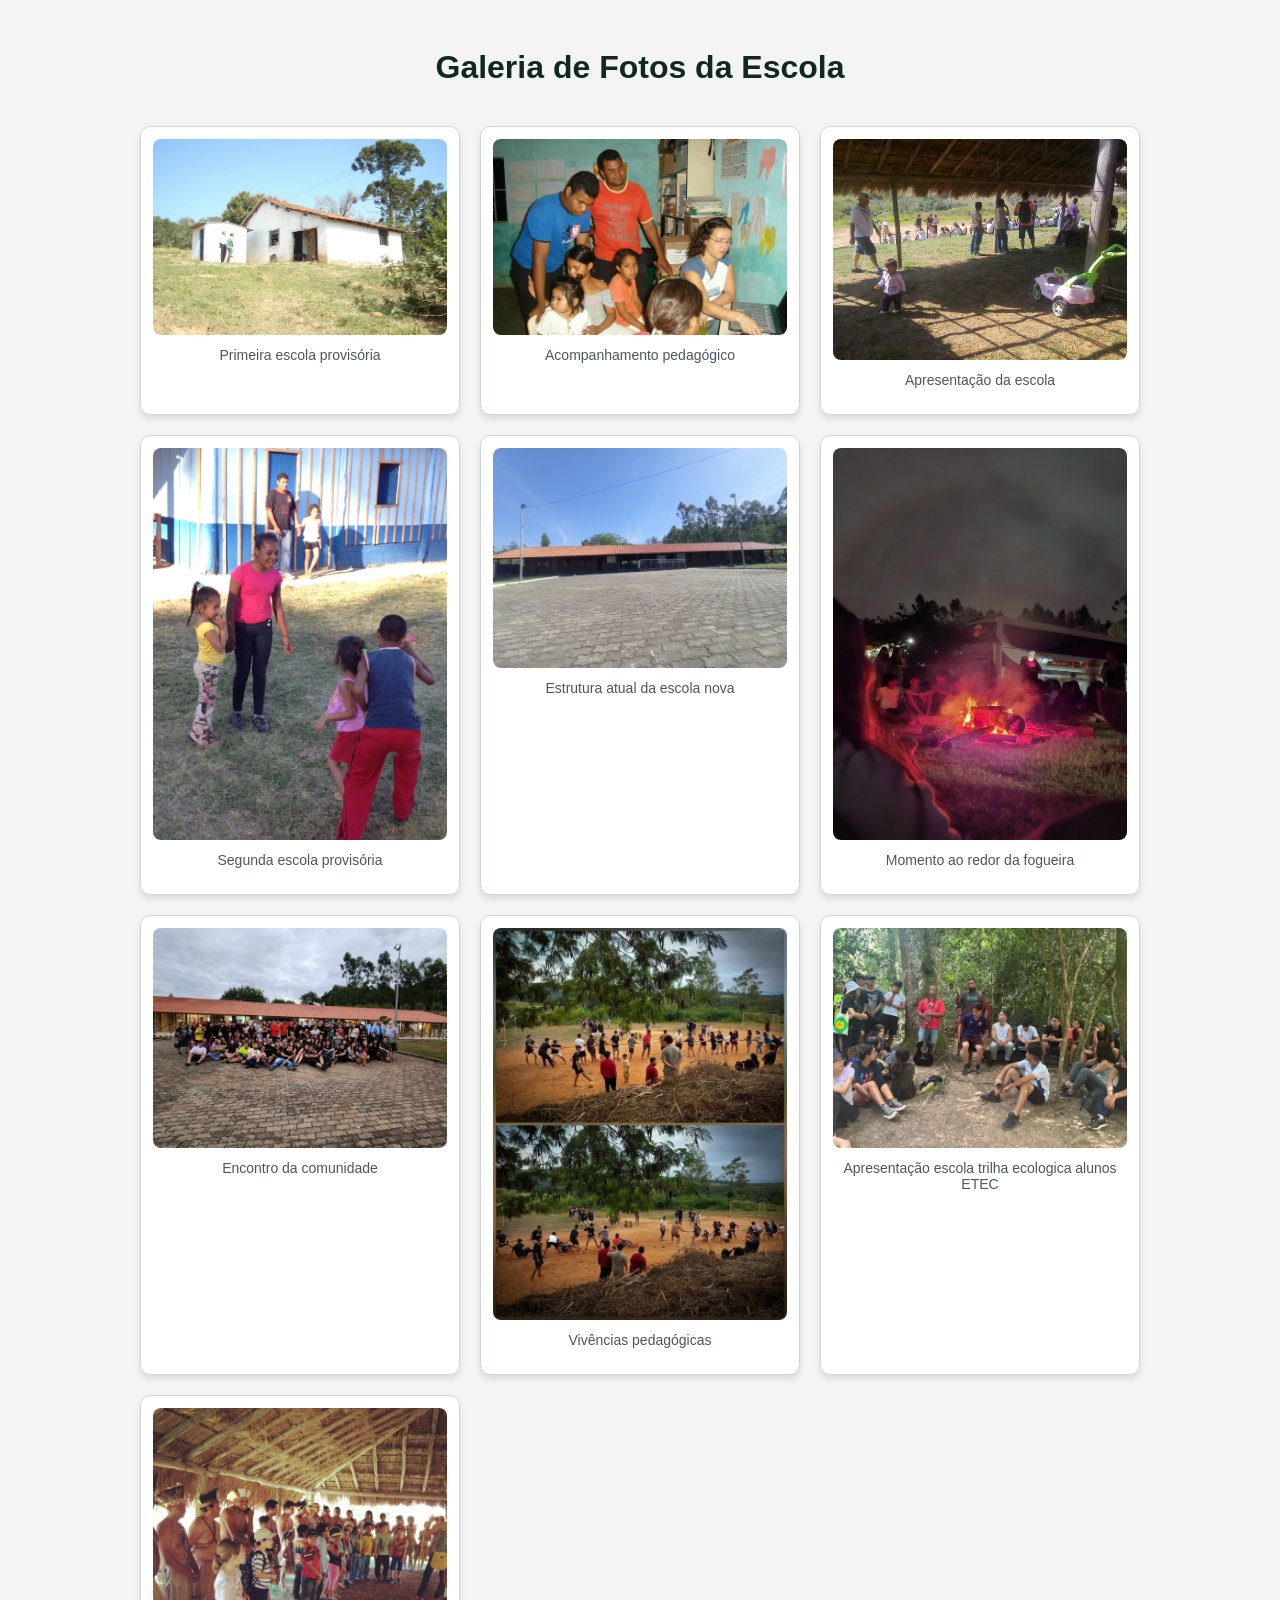
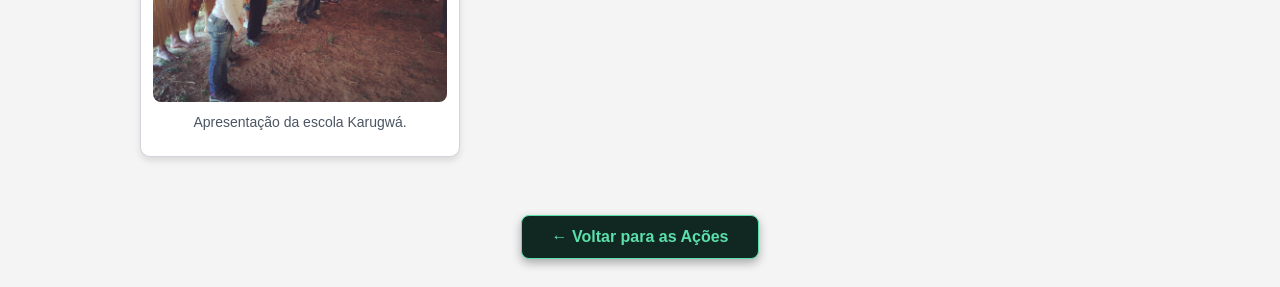
<file: assets/logos/escola-karugwa/fotos/galeria-aldeia.html>
<!DOCTYPE html>
<html lang="pt-BR">
<head>
    <meta charset="UTF-8">
    <meta name="viewport" content="width=device-width, initial-scale=1.0">
    <title>Galeria de Fotos - Escola Aldeia Karugwá</title>
    <style>
        body { font-family: sans-serif; background: #f4f4f4; padding: 20px; text-align: center; }
        .grid-galeria { display: grid; grid-template-columns: repeat(auto-fill, minmax(250px, 1fr)); gap: 20px; padding: 20px; max-width: 1000px; margin: 0 auto; }
        .card-foto { background: #ffffff; border: 1px solid #d1d5db; border-radius: 10px; padding: 12px; box-shadow: 0 4px 6px rgba(0,0,0,0.1); }
        .grid-galeria img { width: 100%; height: auto; border-radius: 8px; object-fit: cover; }
        .btn-voltar { display: inline-block; background: #112822; color: #5be0ac; border: 1px solid #5be0ac; padding: 12px 30px; border-radius: 8px; text-decoration: none; font-weight: bold; margin-top: 20px; box-shadow: 0 4px 10px rgba(0,0,0,0.3); }
    </style>
</head>
<body>
    <h1 style="color: #112822; margin-bottom: 20px;">Galeria de Fotos da Escola</h1>
    
    <div class="grid-galeria">
        <div class="card-foto">
            <img src="primeira escola.png" alt="Primeira escola">
            <p style="color: #4b5563; font-size: 14px; margin-top: 8px;">Primeira escola provisória</p>
        </div>
        <div class="card-foto">
            <img src="acompanhamento pedagogico.png" alt="Acompanhamento">
            <p style="color: #4b5563; font-size: 14px; margin-top: 8px;">Acompanhamento pedagógico</p>
        </div>
        <div class="card-foto">
            <img src="apresentacao escola.png" alt="Apresentação">
            <p style="color: #4b5563; font-size: 14px; margin-top: 8px;">Apresentação da escola</p>
        </div>
        <div class="card-foto">
            <img src="segunda escola.png" alt="Segunda escola">
            <p style="color: #4b5563; font-size: 14px; margin-top: 8px;">Segunda escola provisória</p>
        </div>
        <div class="card-foto">
            <img src="escola nova.png" alt="Escola nova">
            <p style="color: #4b5563; font-size: 14px; margin-top: 8px;">Estrutura atual da escola nova</p>
        </div>
        <div class="card-foto">
            <img src="etec fogueira.png" alt="Fogueira">
            <p style="color: #4b5563; font-size: 14px; margin-top: 8px;">Momento ao redor da fogueira</p>
        </div>
        <div class="card-foto">
            <img src="etec.png" alt="Etec">
            <p style="color: #4b5563; font-size: 14px; margin-top: 8px;">Encontro da comunidade</p>
        </div>
        <div class="card-foto">
            <img src="etec2.png" alt="Etec 2">
            <p style="color: #4b5563; font-size: 14px; margin-top: 8px;">Vivências pedagógicas</p>
        </div>
        <div class="card-foto">
            <img src="etectrilha.png" alt="Trilha">
            <p style="color: #4b5563; font-size: 14px; margin-top: 8px;">Apresentação escola trilha ecologica alunos ETEC</p>
        </div>
        <div class="card-foto">
            <img src="apresentacao escola1.png" alt="Apresentação">
            <p style="color: #4b5563; font-size: 14px; margin-top: 8px;">Apresentação da escola Karugwá.</p>
        </div>
    </div>

    <br>
    <a href="../../instituicao.html?id=escola-karugwa" class="btn-voltar">← Voltar para as Ações</a>
</body>
</html>
</file>
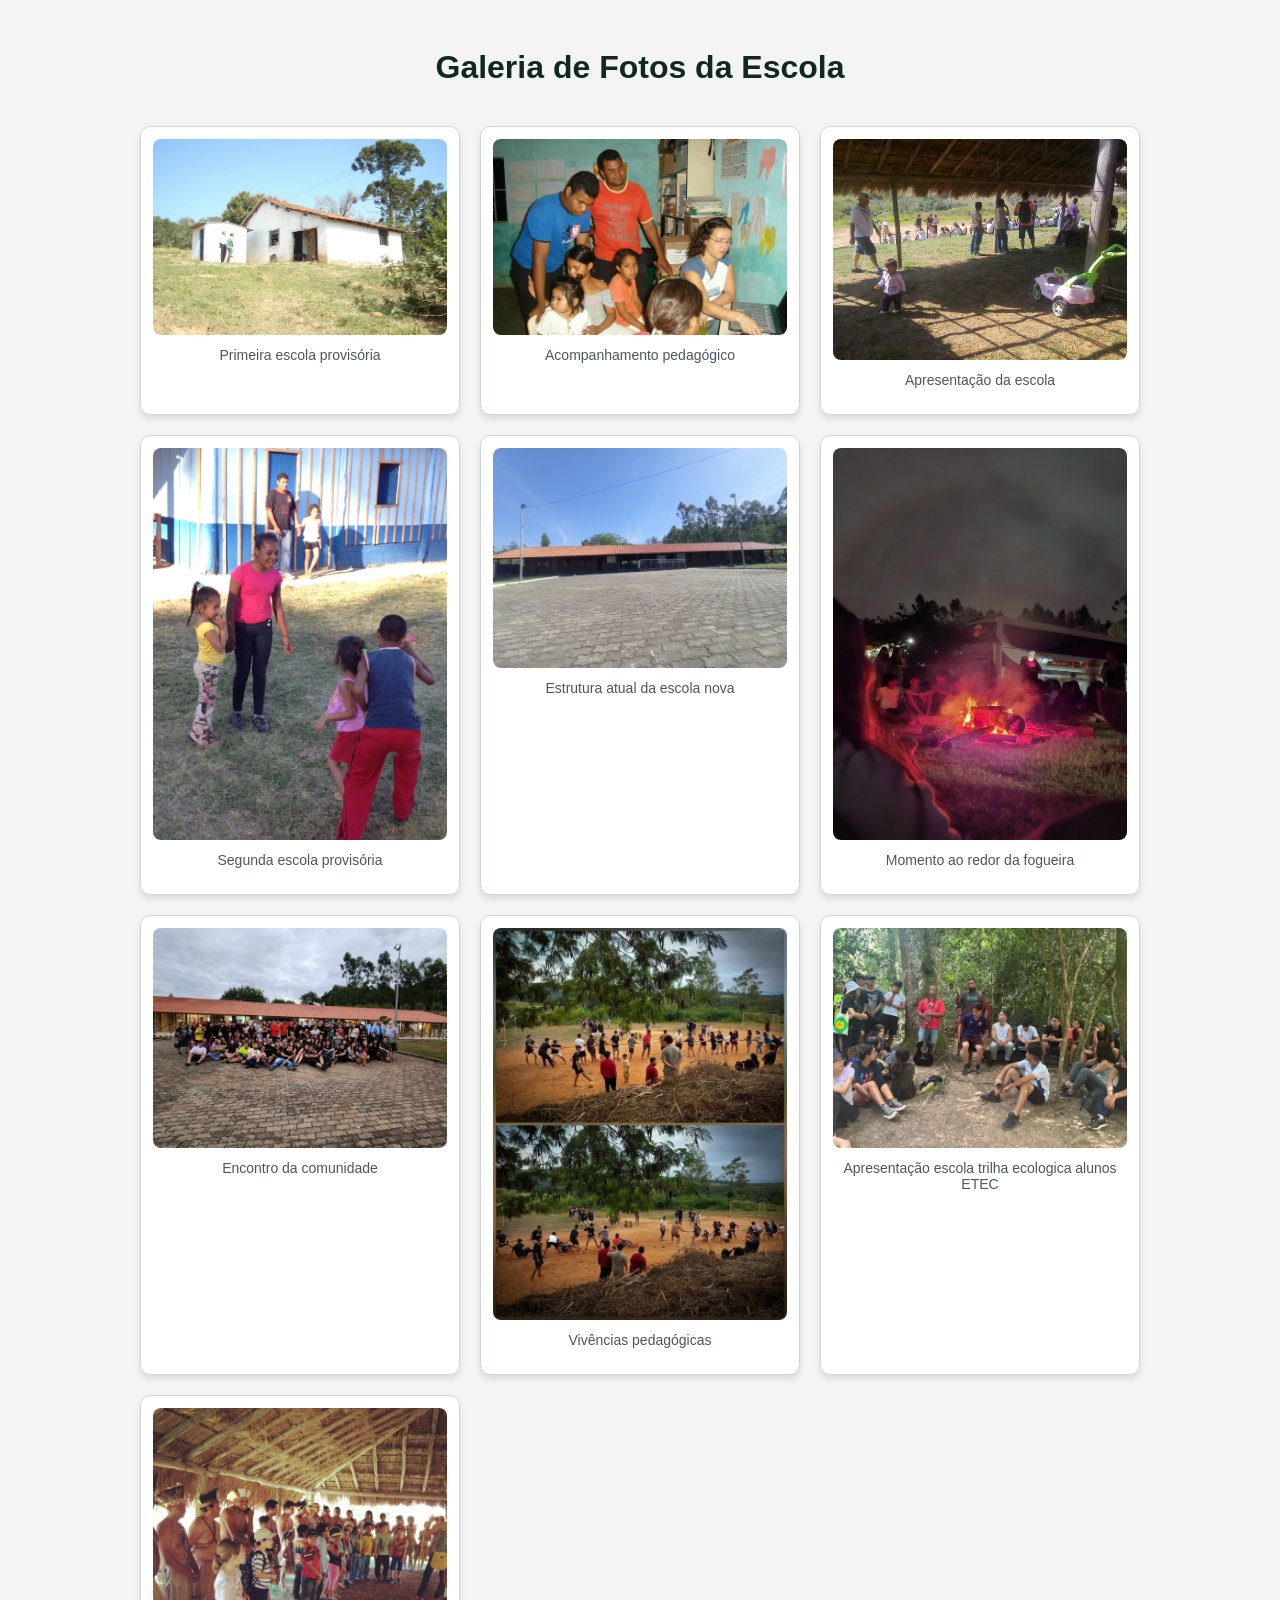
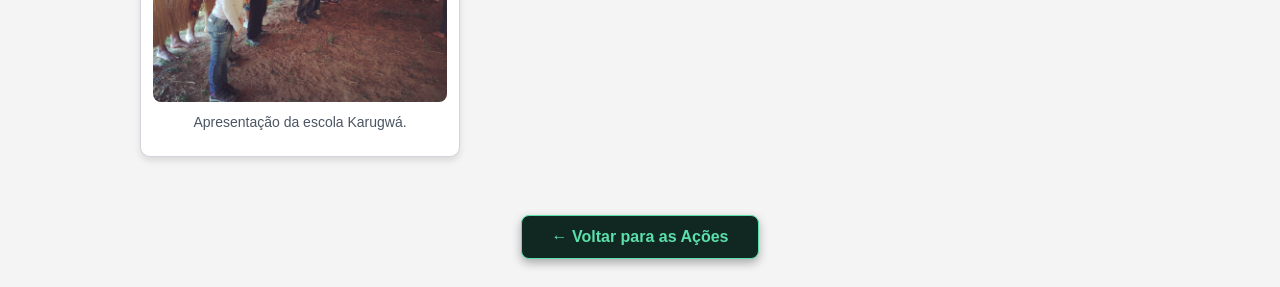
<file: assets/logos/escola-karugwa/fotos/galeria-escola.html>
<!DOCTYPE html>
<html lang="pt-BR">
<head>
    <meta charset="UTF-8">
    <meta name="viewport" content="width=device-width, initial-scale=1.0">
    <title>Galeria de Fotos - Escola Aldeia Karugwá</title>
    <style>
        body { font-family: sans-serif; background: #f4f4f4; padding: 20px; text-align: center; }
        .grid-galeria { display: grid; grid-template-columns: repeat(auto-fill, minmax(250px, 1fr)); gap: 20px; padding: 20px; max-width: 1000px; margin: 0 auto; }
        .card-foto { background: #ffffff; border: 1px solid #d1d5db; border-radius: 10px; padding: 12px; box-shadow: 0 4px 6px rgba(0,0,0,0.1); }
        .grid-galeria img { width: 100%; height: auto; border-radius: 8px; object-fit: cover; }
        .btn-voltar { display: inline-block; background: #112822; color: #5be0ac; border: 1px solid #5be0ac; padding: 12px 30px; border-radius: 8px; text-decoration: none; font-weight: bold; margin-top: 20px; box-shadow: 0 4px 10px rgba(0,0,0,0.3); }
    </style>
</head>
<body>
    <h1 style="color: #112822; margin-bottom: 20px;">Galeria de Fotos da Escola</h1>
    
    <div class="grid-galeria">
        <div class="card-foto">
            <img src="primeira escola.png" alt="Primeira escola">
            <p style="color: #4b5563; font-size: 14px; margin-top: 8px;">Primeira escola provisória</p>
        </div>
        <div class="card-foto">
            <img src="acompanhamento pedagogico.png" alt="Acompanhamento">
            <p style="color: #4b5563; font-size: 14px; margin-top: 8px;">Acompanhamento pedagógico</p>
        </div>
        <div class="card-foto">
            <img src="apresentacao escola.png" alt="Apresentação">
            <p style="color: #4b5563; font-size: 14px; margin-top: 8px;">Apresentação da escola</p>
        </div>
        <div class="card-foto">
            <img src="segunda escola.png" alt="Segunda escola">
            <p style="color: #4b5563; font-size: 14px; margin-top: 8px;">Segunda escola provisória</p>
        </div>
        <div class="card-foto">
            <img src="escola nova.png" alt="Escola nova">
            <p style="color: #4b5563; font-size: 14px; margin-top: 8px;">Estrutura atual da escola nova</p>
        </div>
        <div class="card-foto">
            <img src="etec fogueira.png" alt="Fogueira">
            <p style="color: #4b5563; font-size: 14px; margin-top: 8px;">Momento ao redor da fogueira</p>
        </div>
        <div class="card-foto">
            <img src="etec.png" alt="Etec">
            <p style="color: #4b5563; font-size: 14px; margin-top: 8px;">Encontro da comunidade</p>
        </div>
        <div class="card-foto">
            <img src="etec2.png" alt="Etec 2">
            <p style="color: #4b5563; font-size: 14px; margin-top: 8px;">Vivências pedagógicas</p>
        </div>
        <div class="card-foto">
            <img src="etectrilha.png" alt="Trilha">
            <p style="color: #4b5563; font-size: 14px; margin-top: 8px;">Apresentação escola trilha ecologica alunos ETEC</p>
        </div>
        <div class="card-foto">
            <img src="apresentacao escola1.png" alt="Apresentação">
            <p style="color: #4b5563; font-size: 14px; margin-top: 8px;">Apresentação da escola Karugwá.</p>
        </div>
 </div>

    <br>
    <a href="../../../../instituicao.html?id=escola-karugwa" class="btn-voltar">← Voltar para as Ações</a>
</body>
</html>
</file>
<file: style.css>
/* =====================================================
   1. CONFIGURAÇÕES GLOBAIS E RESET
===================================================== */

* {
    box-sizing: border-box;
    margin: 0;
    padding: 0;
    font-family: "Segoe UI", Arial, Helvetica, sans-serif;
}

html {
    min-height: 100%;
}


/* =====================================================
   2. FUNDO DO SITE COM GRAFISMO DE TARTARUGA
===================================================== */

body {
    min-height: 100vh;
    color: #ffffff;

    background-color: #0b241c;

    background-image:
        url("data:image/svg+xml,%3Csvg xmlns='http://www.w3.org/2000/svg' viewBox='0 0 800 800' opacity='0.08'%3E%3Cg fill='none' stroke='%23ffffff' stroke-width='2' stroke-linecap='round' stroke-linejoin='round'%3E%3Cpath d='M400,150 C550,150 680,260 680,420 C680,580 550,680 400,680 C250,680 120,580 120,420 C120,260 250,150 400,150 Z'/%3E%3Cpolygon points='400,220 480,280 480,380 400,440 320,380 320,280'/%3E%3Cpolygon points='400,440 480,500 480,600 400,640 320,600 320,500'/%3E%3Cpolyline points='480,280 600,240 640,340 480,380'/%3E%3Cpolyline points='320,280 200,240 160,340 320,380'/%3E%3Cpolyline points='480,500 620,520 600,620 480,600'/%3E%3Cpolyline points='320,500 180,520 200,620 320,600'/%3E%3C/g%3E%3C/svg%3E"),
        radial-gradient(
            ellipse at 50% 5%,
            #507b5d 0%,
            #3c684f 18%,
            #294f3e 40%,
            #17382d 65%,
            #0b241c 100%
        );

    background-repeat: no-repeat;
    background-position: center 100px;
    background-size: 550px auto, cover;
    background-attachment: fixed;
}


/* =====================================================
   3. CONTAINER E CABEÇALHO BASE
===================================================== */

.app-container {
    width: 100%;
    max-width: 1350px;
    min-height: 100vh;
    margin: 0 auto;
    padding: 50px 20px;
    box-sizing: border-box;

    display: flex;
    flex-direction: column;
    justify-content: flex-start;
}

.app-header {
    position: relative;
    width: 100%;

    display: flex;
    justify-content: center;
    align-items: center;

    text-align: center;
    padding: 0 0 20px;
}

.header-info {
    width: 100%;

    display: flex;
    flex-direction: column;
    align-items: center;
}

.logo-tartaruga {
    width: 240px;
    height: 150px;

    display: block;

    object-fit: contain;
    object-position: center;

    margin-bottom: 2px;

    filter: drop-shadow(
        0 8px 10px rgba(8, 35, 27, 0.25)
    );
}

.header-titulos {
    width: 100%;

    display: flex;
    flex-direction: column;
    align-items: center;
}

.titulo-projeto {
    font-size: 36px;
    line-height: 1;
    font-weight: 900;
    letter-spacing: 2px;

    color: #ffffff;

    text-shadow:
        0 3px 7px rgba(0, 0, 0, 0.45);
}

.titulo-principal {
    margin-top: 8px;

    font-size: 16px;
    line-height: 1.2;
    font-weight: 600;
    letter-spacing: 1.5px;

    color: rgba(255, 255, 255, 0.9);

    text-shadow:
        0 2px 5px rgba(0, 0, 0, 0.35);
}

.btn-download {
    position: absolute;
    top: 4px;
    right: 4px;

    width: 40px;
    height: 40px;

    border-radius: 50%;
    border: 1px solid rgba(255, 255, 255, 0.30);

    background: rgba(255, 255, 255, 0.08);
    color: #ffffff;

    font-size: 18px;

    cursor: pointer;

    transition:
        background 0.2s ease,
        transform 0.2s ease;
}

.btn-download:hover {
    background: rgba(255, 255, 255, 0.18);
    transform: scale(1.05);
}


/* =====================================================
   4. BARRA DE BUSCA
===================================================== */

.barra-busca-wrapper {
    position: relative;

    width: 100%;
    max-width: 800px;

    margin: 15px auto 26px auto;
}

.icone-busca {
    position: absolute;

    left: 20px;
    top: 50%;

    transform: translateY(-50%);

    font-size: 20px;
    opacity: 0.72;

    pointer-events: none;

    z-index: 2;
}

#busca {
    width: 100%;
    height: 54px;

    padding: 0 20px 0 55px;

    border-radius: 30px;
    border: 1px solid rgba(255, 255, 255, 0.25);

    background: rgba(255, 255, 255, 0.10);
    color: #ffffff;

    font-size: 16px;

    outline: none;

    box-shadow:
        0 7px 18px rgba(0, 0, 0, 0.18);

    backdrop-filter: blur(8px);
    -webkit-backdrop-filter: blur(8px);
}

#busca:focus {
    border-color: rgba(255, 255, 255, 0.50);
    background: rgba(255, 255, 255, 0.14);
}

#busca::placeholder {
    color: rgba(255, 255, 255, 0.65);
}


/* =====================================================
   5. CATEGORIAS E GRADE PRINCIPAL
===================================================== */

.lista-vertical {
    width: 100%;
    display: grid !important;
    grid-template-columns: repeat(5, minmax(0, 1fr)) !important;
    gap: 16px !important;
}

.card-categoria {
    position: relative;
    width: 100%;
    height: 180px;
    padding: 0;
    overflow: hidden;
    border-radius: 20px;
    border: 1px solid rgba(255, 255, 255, 0.20);
    cursor: pointer;
    text-align: left;
    color: #ffffff;
    box-shadow: 0 9px 22px rgba(0, 0, 0, 0.30);
    transition: transform 0.2s ease, box-shadow 0.2s ease;
}

.card-categoria:hover {
    transform: translateY(-4px);
    box-shadow: 0 15px 28px rgba(0, 0, 0, 0.40);
}

/* =====================================================
   CORES E GRADIENTES DAS CATEGORIAS
===================================================== */

/* Cinza / Neutro */
.cat-cinza {
    background: linear-gradient(135deg, #2b2b2b, #555555) !important;
    border: 1px solid rgba(150, 150, 150, 0.4) !important;
}

/* Preto Deep */
.cat-preto {
    background: linear-gradient(135deg, #0a0a0a, #222222) !important;
    border: 1px solid rgba(255, 255, 255, 0.15) !important;
}

/* Branco / Prata Claro (com texto escuro para contraste) */
.cat-branco {
    background: linear-gradient(135deg, #e0e0e0, #ffffff) !important;
    border: 1px solid rgba(200, 200, 200, 0.8) !important;
    color: #111111 !important;
}
.cat-branco .cat-textos {
    color: #111111 !important;
    text-shadow: 0 1px 3px rgba(255, 255, 255, 0.8) !important;
}

/* Marrom / Castanho */
.cat-marrom {
    background: linear-gradient(135deg, #3e2723, #5d4037) !important;
    border: 1px solid rgba(121, 85, 72, 0.4) !important;
}

/* Azul Bebé */
.cat-azul-bebe {
    background: linear-gradient(135deg, #78909c, #b0bec5) !important;
    border: 1px solid rgba(207, 216, 220, 0.5) !important;
}

/* Verde Marca-Texto / Néon (com texto branco) */
.cat-verde-marca-texto {
    background: linear-gradient(135deg, #76ff03, #aeea00) !important;
    border: 1px solid rgba(198, 255, 0, 0.6) !important;
    color: #ffffff !important;
}
.cat-verde-marca-texto .cat-textos {
    color: #ffffff !important;
    text-shadow: 0 1px 4px rgba(0, 0, 0, 0.8) !important;
}

/* Verde Padrão */
.cat-verde {
    background: linear-gradient(135deg, #1e4d2b, #388e3c) !important;
    border: 1px solid rgba(56, 142, 60, 0.4) !important;
}

/* Laranja */
.cat-laranja {
    background: linear-gradient(135deg, #8c3812, #e65100) !important;
    border: 1px solid rgba(230, 81, 0, 0.4) !important;
}

/* Azul */
.cat-azul {
    background: linear-gradient(135deg, #153e75, #1e88e5) !important;
    border: 1px solid rgba(30, 136, 229, 0.4) !important;
}

/* Roxo / Violeta */
.cat-roxo {
    background: linear-gradient(135deg, #4a148c, #8e24aa) !important;
    border: 1px solid rgba(142, 36, 170, 0.4) !important;
}

/* Vermelho */
.cat-vermelho {
    background: linear-gradient(135deg, #7f1d1d, #d32f2f) !important;
    border: 1px solid rgba(211, 47, 47, 0.4) !important;
}

/* Amarelo / Dourado */
.cat-amarelo {
    background: linear-gradient(135deg, #78350f, #d97706) !important;
    border: 1px solid rgba(217, 119, 6, 0.4) !important;
}

/* Rosa / Magenta */
.cat-rosa {
    background: linear-gradient(135deg, #880e4f, #c2185b) !important;
    border: 1px solid rgba(194, 24, 91, 0.4) !important;
}

/* Ciano / Turquesa */
.cat-turquesa {
    background: linear-gradient(135deg, #004d40, #00897b) !important;
    border: 1px solid rgba(0, 137, 123, 0.4) !important;
}

/* =====================================================
   ESTRUTURA DOS ÍCONES E TEXTOS DOS CARTÕES (90% DA IMAGEM)
===================================================== */

.icone-wrapper {
    position: absolute;
    inset: 0;
    width: 100%;
    height: 100%;
    margin: 0;
    border: none;
    border-radius: 0;
    overflow: hidden;
    background: transparent;
}

.icone-cat {
    width: 90%;   /* A imagem ocupa 90% da largura do cartão */
    height: 90%;  /* A imagem ocupa 90% da altura do cartão */
    display: block;
    object-fit: contain; /* Mantém a proporção redonda sem distorcer nem cobrir tudo */
    margin: 5% auto 0 auto; /* Centraliza perfeitamente no cartão com margem automática */
    
    opacity: 1; /* Cores originais da imagem 100% nítidas */
    mix-blend-mode: normal; /* Remove qualquer mistura estranha com o fundo */
    
    transition: transform 0.35s ease, filter 0.35s ease;
}

.card-categoria:hover .icone-cat {
    transform: scale(1.04); /* Zoom suave ao passar o rato */
    filter: brightness(1.05);
}

/* Sombra leve apenas na parte inferior para o texto branco sobressair */
.icone-wrapper::after {
    content: "";
    position: absolute;
    inset: 0;
    background: linear-gradient(
        to bottom,
        rgba(0, 0, 0, 0.0) 50%,
        rgba(0, 0, 0, 0.70) 100%
    );
    pointer-events: none;
}

.cat-textos {
    position: absolute;
    z-index: 5;
    left: 15px;
    right: 15px;
    bottom: 12px;
    display: flex;
    flex-direction: column;
    color: #ffffff;
    text-shadow: 0 2px 5px rgba(0, 0, 0, 0.85);
}

.cat-nome {
    font-size: 16px;
    line-height: 1.1;
    font-weight: 900;
}

.cat-sub {
    margin-top: 2px;
    font-size: 11px;
    line-height: 1.2;
    opacity: 0.88;
}
/* =====================================================
   6. CARDS DE RESULTADOS
   (PRONÚNCIA, DICIONÁRIO E FOTOS)
===================================================== */

#lista:has(.card-pronuncia),
#lista:has(.card-dicionario),
#lista:has(.card-foto) {
    display: flex !important;
    flex-direction: column !important;
    align-items: center !important;

    width: 100% !important;
}

.card-pronuncia,
.card-dicionario,
.card-foto {
    background: rgba(25, 59, 48, 0.95);

    border: 1px solid rgba(255, 255, 255, 0.15);

    border-radius: 22px;

    padding: 20px;

    box-shadow:
        0 8px 20px rgba(0, 0, 0, 0.25);

    width: 100% !important;
    max-width: 750px !important;

    margin: 0 auto 20px auto !important;

    display: flex !important;
    flex-direction: column !important;
}

.card-pronuncia img,
.card-dicionario img,
.card-foto img,
.foto-dicionario,
.foto-acao {
    max-width: 100% !important;
    height: auto !important;
    max-height: 320px !important;

    object-fit: contain !important;

    border-radius: 12px;

    display: block;

    margin: 10px auto;
}

. {
    width: fit-content;

    padding: 10px 18px;

    border-radius: 20px;

    border: 1px solid rgba(255, 255, 255, 0.25);

    background: rgba(255, 255, 255, 0.10);

    color: #ffffff;

    cursor: pointer;

    margin: 0 auto 20px auto !important;

    display: block !important;
}

.palavra-titulo {
    font-size: 26px;
    color: #ff9f43;
}

.secao-bloco {
    margin-top: 12px;
}

.secao-titulo {
    font-size: 11px;

    letter-spacing: 1px;

    color: #ff9f43;
}

.btn-play {
    width: 38px;
    height: 38px;

    border: none;
    border-radius: 50%;

    background: #4cd9a4;
    color: #12352a;

    cursor: pointer;
}


/* =====================================================
   7. BOTÃO / CARD DA GALERIA DE AÇÕES
===================================================== */

.btn-galeria-acoes {
    display: flex;

    align-items: center;
    justify-content: center;

    gap: 12px;

    width: 100% !important;
    max-width: 750px !important;

    margin: 20px auto 15px auto !important;

    padding: 14px 20px;

    background:
        linear-gradient(
            135deg,
            #28583e 0%,
            #17382d 100%
        );

    border: 1px solid rgba(255, 255, 255, 0.25);

    border-radius: 18px;

    color: #ffffff;

    font-size: 18px;
    font-weight: 800;

    cursor: pointer;

    box-shadow:
        0 8px 20px rgba(0, 0, 0, 0.25);

    transition:
        transform 0.2s ease,
        background 0.2s ease,
        box-shadow 0.2s ease;
}

.btn-galeria-acoes:hover {
    transform: translateY(-3px);

    background:
        linear-gradient(
            135deg,
            #326d4e 0%,
            #1f4739 100%
        );

    box-shadow:
        0 12px 24px rgba(0, 0, 0, 0.35);

    border-color: rgba(255, 255, 255, 0.45);
}

.btn-galeria-acoes img {
    max-height: 35px;

    object-fit: contain;

    border-radius: 6px;
}


/* =====================================================
   8. APOIO INSTITUCIONAL (RODAPÉ)
===================================================== */

.secao-apoio {
    width: 100%;
    max-width: 1350px;

    margin: 30px auto 0 auto;
    padding: 20px 15px 22px;

    background: rgba(255, 255, 255, 0.96);
    color: #17352b;

    border-radius: 20px;

    text-align: center;

    box-shadow:
        0 8px 22px rgba(0, 0, 0, 0.25);
}

.titulo-apoio {
    display: block;

    margin-bottom: 18px;

    font-size: 11px;
    font-weight: 900;
    letter-spacing: 1.5px;

    color: #28583e;
}

.logos-apoio {
    width: 100%;

    display: flex;

    justify-content: space-around;
    align-items: flex-end;

    gap: 15px;
}

.logo-apoio-item {
    flex: 1;

    display: flex;

    flex-direction: column;

    align-items: center;
    justify-content: flex-end;

    gap: 8px;
}

.logo-apoio-item img {
    max-width: 110px;
    height: auto;
    max-height: 95px;

    object-fit: contain;

    display: block;

    transition: transform 0.2s ease;
}

.logo-apoio-item a:hover img {
    transform: scale(1.06);
}

.logo-apoio-item span {
    font-size: 10px;
    font-weight: 700;

    color: #28583e;
}

.logo-apoio-item:nth-child(3) img {
    height: auto !important;
    max-height: 95px !important;

    width: auto !important;
    max-width: 110px !important;
}


/* =====================================================
   9. MODAL DE SENHA DE ACESSO
===================================================== */

.modal-overlay {
    position: fixed;

    inset: 0;

    z-index: 9999;

    background: rgba(8, 26, 20, 0.85);

    backdrop-filter: blur(8px);
    -webkit-backdrop-filter: blur(8px);

    display: flex;

    align-items: center;
    justify-content: center;

    padding: 20px;
}

.modal-caixa {
    background: rgba(25, 59, 48, 0.98);

    border: 1px solid rgba(255, 255, 255, 0.20);

    border-radius: 24px;

    padding: 30px 24px;

    width: 100%;
    max-width: 400px;

    text-align: center;

    box-shadow:
        0 15px 35px rgba(0, 0, 0, 0.50);
}

.modal-caixa h3 {
    font-size: 20px;
    font-weight: 800;

    color: #ffffff;

    margin-bottom: 8px;
}

.modal-caixa p {
    font-size: 13px;

    color: rgba(255, 255, 255, 0.75);

    margin-bottom: 12px;

    line-height: 1.4;
}

#senha-input {
    width: 100%;
    height: 48px;

    padding: 0 16px;

    border-radius: 24px;

    border: 1px solid rgba(255, 255, 255, 0.25);

    background: rgba(255, 255, 255, 0.10);
    color: #ffffff;

    font-size: 15px;

    outline: none;

    text-align: center;

    margin-bottom: 15px;

    transition: border-color 0.2s ease;

    box-sizing: border-box;
}

#senha-input:focus {
    border-color: #5be0ac;
    background: rgba(255, 255, 255, 0.15);
}

.modal-botoes {
    display: flex;

    gap: 10px;

    justify-content: center;
}

.btn-confirmar {
    flex: 1;

    height: 44px;

    border-radius: 22px;

    border: none;

    background: #4cd9a4;
    color: #12352a;

    font-weight: 700;
    font-size: 14px;

    cursor: pointer;

    transition: background 0.2s ease;
}

.btn-confirmar:hover {
    background: #5be0ac;
}

.btn-cancelar {
    flex: 1;

    height: 44px;

    border-radius: 22px;

    border: 1px solid rgba(255, 255, 255, 0.25);

    background: rgba(255, 255, 255, 0.10);
    color: #ffffff;

    font-weight: 600;
    font-size: 14px;

    cursor: pointer;

    transition: background 0.2s ease;
}

.btn-cancelar:hover {
    background: rgba(255, 255, 255, 0.20);
}


/* =====================================================
   10. SEÇÃO DE LINGUAGEM DE RUA / ACESSO RESTRITO
===================================================== */

#aviso-rua {
    width: 100% !important;
    max-width: 750px !important;

    margin: 0 auto 20px auto !important;

    background: rgba(230, 126, 34, 0.20);

    border: 1px solid rgba(230, 126, 34, 0.5);
    border-left: 5px solid #ff9f43;

    padding: 20px;

    border-radius: 18px;

    box-shadow:
        0 8px 20px rgba(0, 0, 0, 0.25);

    box-sizing: border-box;
}

#aviso-rua h3 {
    margin-top: 0;

    color: #ff9f43;

    font-size: 20px;

    margin-bottom: 8px;
}

#aviso-rua p {
    margin-bottom: 0;

    line-height: 1.5;

    font-size: 15px;

    color: #ffffff;

    opacity: 0.9;
}

.container-resultados {
    width: 100%;
    max-width: 800px;

    margin: 20px auto;

    padding: 0 15px;

    box-sizing: border-box;
}

#lista-palavras-rua {
    display: flex;

    flex-direction: column;

    gap: 20px;

    width: 100%;
}


/* =====================================================
   11. CARTÕES ESPECIAIS
   (HISTÓRIA E LINGUAGEM DE RUA)
===================================================== */

.lista-vertical > .grupo-cartoes-especiais {
    grid-column: 1 / -1 !important;

    display: flex !important;

    flex-direction: row !important;

    flex-wrap: nowrap !important;

    justify-content: center !important;
    align-items: stretch !important;

    gap: 20px !important;

    width: 100% !important;

    min-width: 0 !important;

    margin: 25px 0 !important;
    padding: 0 !important;

    box-sizing: border-box !important;
}

.grupo-cartoes-especiais > .container-card-restrito {
    display: block !important;

    position: relative !important;

    grid-column: auto !important;

    width: 280px !important;
    min-width: 0 !important;
    max-width: 280px !important;

    height: auto !important;

    margin: 0 !important;
    padding: 0 !important;

    flex: 0 1 280px !important;
}

.grupo-cartoes-especiais
> .container-card-restrito
> .card-categoria {
    position: relative !important;

    display: flex !important;

    flex-direction: column !important;

    align-items: flex-start !important;
    justify-content: center !important;

    width: 280px !important;
    max-width: 280px !important;

    height: 140px !important;
    min-height: 140px !important;

    margin: 0 !important;
    padding: 20px !important;

    box-sizing: border-box !important;
}

.grupo-cartoes-especiais .icone-wrapper {
    position: absolute !important;
}

.grupo-cartoes-especiais .cat-textos {
    position: relative !important;

    left: auto !important;
    right: auto !important;
    bottom: auto !important;

    z-index: 5 !important;

    width: 100% !important;
}

.grupo-cartoes-especiais .cat-laranja {
    background: #7b4b1f !important;

    border: 1px solid #5d3518 !important;
}

/* 1º Card: Linguagem de Rua (Vermelho) */

.grupo-cartoes-especiais
.container-card-restrito:nth-child(1)
.card-categoria {
    background:
        linear-gradient(
            135deg,
            #b71c1c,
            #d32f2f
        ) !important;

    border: 1px solid #8b0000 !important;
}

/* 2º Card: História (Marrom) */

.grupo-cartoes-especiais
.container-card-restrito:nth-child(2)
.card-categoria {
    background:
        linear-gradient(
            135deg,
            #5c3a21,
            #7c4d29
        ) !important;

    border: 1px solid rgba(124, 77, 41, 0.5) !important;
}

/* 3º Card: Religião (Azul) */

.grupo-cartoes-especiais
.container-card-restrito:nth-child(3)
.card-categoria {
    background:
        linear-gradient(
            135deg,
            #1d3557,
            #457b9d
        ) !important;

    border: 1px solid rgba(69, 123, 157, 0.5) !important;
}

/* 4º Card: Alfabeto (cinza gradiente) */
.grupo-cartoes-especiais
.container-card-restrito:nth-child(4)
.card-categoria {
    background: linear-gradient(
        135deg,
        #2b2b2b, /* Cinza escuro */
        #555555  /* Cinza médio */
    ) !important;

    border: 1px solid rgba(150, 150, 150, 0.4) !important;
}
/* =====================================================
   12. ELEMENTOS DE HISTÓRIA / PROJETO KARUMBÉ
===================================================== */

.pagina-historia {
    max-width: 1450px;

    width: 92%;

    margin: auto;

    padding: 30px 0;
}

.cabecalho-historia {
    text-align: center;

    padding: 10px 10px 30px;
}

.cabecalho-historia h2 {
    margin: 0 0 12px;

    color: #ffffff;

    font-size: 1.8rem;

    font-weight: 700;
}

.cabecalho-historia p {
    line-height: 1.7;

    color: #dcd6cd;

    margin: 6px 0;

    font-size: 1.05rem;
}

.controles-historia {
    display: flex;

    flex-wrap: wrap;

    gap: 15px;

    margin: 0 auto 35px;

    max-width: 900px;
}

.controles-historia input,
.controles-historia select {
    flex: 1;

    min-width: 220px;

    padding: 14px 18px;

    border: 2px solid #325a4d;

    border-radius: 12px;

    font-size: 16px;

    background: #112d25;
    color: #fff;

    outline: none;

    transition: border-color 0.3s;
}

.controles-historia input:focus,
.controles-historia select:focus {
    border-color: #52a388;
}

.lista-historias {
    display: grid;

    grid-template-columns:
        repeat(4, minmax(0, 1fr));

    gap: 24px;

    align-items: stretch;
}


/* =====================================================
   CARDS DA HISTÓRIA — PROJETO KARUMBÉ
   PALETA TEMÁTICA DEFINITIVA
===================================================== */

.card-historia {
    position: relative;
    display: flex;
    flex-direction: column;
    justify-content: flex-start;

    min-height: 160px;
    padding: 22px;

    background: linear-gradient(145deg, #13382d, #0f2e25);

    border: 1px solid #235847;
    border-radius: 16px;

    box-shadow: 0 6px 20px rgba(0, 0, 0, 0.25);

    box-sizing: border-box;
    overflow: hidden;

    transition:
        transform 0.3s ease,
        box-shadow 0.3s ease,
        border-color 0.3s ease;
}


/* =====================================================
   HOVER DOS CARDS
===================================================== */

.card-historia:hover {
    transform: translateY(-6px);
    box-shadow: 0 12px 30px rgba(0, 0, 0, 0.4);
}

/* =====================================================
   CATEGORIA DO CARD
===================================================== */

.historia-categoria {
    display: inline-block;
    width: fit-content;

    background: rgba(255, 255, 255, 0.12);

    color: #f5eadc;

    padding: 5px 12px;
    margin-bottom: 14px;

    border-radius: 20px;

    font-size: 12px;
    font-weight: 600;

    letter-spacing: 0.5px;

    border: 1px solid rgba(255, 255, 255, 0.20);

    box-sizing: border-box;
}


/* =====================================================
   TÍTULO DOS CARDS
===================================================== */

.card-historia h3 {
    margin: 0;
    padding: 0;

    color: #ffffff;

    font-size: 1.1rem;
    line-height: 1.45;
    font-weight: 700;
}


/* =====================================================
   RESUMO E METADADOS
   Ficam ocultos nos cards
===================================================== */

.card-historia .historia-resumo,
.card-historia .historia-meta {
    display: none;
}


/* =====================================================
   BOTÃO INVISÍVEL QUE COBRE TODO O CARD
===================================================== */

.card-historia .botao-historia {
    position: absolute;
    inset: 0;

    z-index: 2;

    width: 100%;
    height: 100%;

    background: transparent;
    border: none;

    cursor: pointer;

    color: transparent;
}


/* =====================================================
   SETA DOS CARDS
===================================================== */

.card-historia::after {
    content: "›";

    position: absolute;

    right: 18px;
    bottom: 14px;

    color: #ffffff;

    font-size: 2.2rem;
    font-weight: 300;

    transition:
        transform 0.2s ease,
        color 0.2s ease;

    pointer-events: none;
}


.card-historia:hover::after {
    transform: translateX(4px);
}


/* =====================================================
   CORES TEMÁTICAS DOS CARDS
   Cada categoria possui sua própria cor.
===================================================== */


/* -----------------------------------------------------
   1 — APRESENTAÇÃO
   AMARELO
----------------------------------------------------- */

#lista-historias .card-historia.historia-apresentacao {
    background: linear-gradient(
        145deg,
        #d6b52a,
        #9b7d12
    ) !important;

    border-left: 6px solid #ffe066 !important;
}

#lista-historias .card-historia.historia-apresentacao:hover {
    background: linear-gradient(
        145deg,
        #e5c43c,
        #b08e18
    ) !important;

    border-left-color: #fff1a8 !important;
}


/* -----------------------------------------------------
   2 — HISTÓRIA
   MARROM
----------------------------------------------------- */

#lista-historias .card-historia.historia-historia {
    background: linear-gradient(
        145deg,
        #795548,
        #4e342e
    ) !important;

    border-left: 6px solid #bcaaa4 !important;
}

#lista-historias .card-historia.historia-historia:hover {
    background: linear-gradient(
        145deg,
        #8d6e63,
        #5d4037
    ) !important;

    border-left-color: #d7ccc8 !important;
}


/* -----------------------------------------------------
   3, 4, 7 e 10 — TRANSFORMAÇÕES
   LARANJA
----------------------------------------------------- */

#lista-historias .card-historia.historia-transformacoes {
    background: linear-gradient(
        145deg,
        #d87519,
        #9c4f0d
    ) !important;

    border-left: 6px solid #ffb74d !important;
}

#lista-historias .card-historia.historia-transformacoes:hover {
    background: linear-gradient(
        145deg,
        #e68928,
        #b85f12
    ) !important;

    border-left-color: #ffd180 !important;
}


/* -----------------------------------------------------
   5 e 6 — SONS
   ROXO
----------------------------------------------------- */

#lista-historias .card-historia.historia-sons {
    background: linear-gradient(
        145deg,
        #7045a0,
        #47266d
    ) !important;

    border-left: 6px solid #c084fc !important;
}

#lista-historias .card-historia.historia-sons:hover {
    background: linear-gradient(
        145deg,
        #8054b5,
        #55317e
    ) !important;

    border-left-color: #e0b3ff !important;
}


/* -----------------------------------------------------
   8 e 9 — GRAMÁTICA
   AZUL
----------------------------------------------------- */

#lista-historias .card-historia.historia-gramatica {
    background: linear-gradient(
        145deg,
        #1976a8,
        #0d4f70
    ) !important;

    border-left: 6px solid #64b5f6 !important;
}

#lista-historias .card-historia.historia-gramatica:hover {
    background: linear-gradient(
        145deg,
        #2187ba,
        #125e83
    ) !important;

    border-left-color: #90caf9 !important;
}


/* -----------------------------------------------------
   6 — CONTINUIDADE
   VERDE
----------------------------------------------------- */

#lista-historias .card-historia.historia-continuidade {
    background: linear-gradient(
        145deg,
        #39734f,
        #245236
    ) !important;

    border-left: 6px solid #81c995 !important;
}

#lista-historias .card-historia.historia-continuidade:hover {
    background: linear-gradient(
        145deg,
        #47865d,
        #2d6543
    ) !important;

    border-left-color: #a5d6a7 !important;
}
/* =====================================================
   MODAL DE HISTÓRIA
===================================================== */

.modal-historia {
    display: none;

    position: fixed;
    inset: 0;

    z-index: 1000;

    background: rgba(4, 15, 12, 0.85);

    backdrop-filter: blur(5px);

    padding: 20px;

    overflow-y: auto;

    box-sizing: border-box;
}


/* =====================================================
   MODAL ATIVO
===================================================== */

.modal-historia.ativo {
    display: flex;

    align-items: center;
    justify-content: center;
}

/* =====================================================
   BOTÃO FECHAR DO MODAL
===================================================== */

.fechar-modal-historia,
#fechar-modal-historia {
    position: absolute;

    right: 20px;
    top: 15px;

    width: 36px;
    height: 36px;

    border: none;
    border-radius: 50%;

    background: rgba(35, 76, 62, 0.10) !important;

    color: #234c3e !important;

    font-size: 32px;

    cursor: pointer;

    transition:
        color 0.2s ease,
        background 0.2s ease,
        transform 0.2s ease;
}


.fechar-modal-historia:hover,
#fechar-modal-historia:hover {
    color: #ffffff !important;

    background: #b71c1c !important;

    transform: scale(1.05);
}


/* =====================================================
   TÍTULO DO MODAL
===================================================== */

#conteudo-historia h2,
.caixa-historia h2 {
    margin-top: 0;

    padding-right: 40px;
    padding-bottom: 8px;

    color: #0b3522 !important;

    font-size: 1.7rem;

    font-weight: 700;

    line-height: 1.4;

    border-bottom: 2px solid rgba(11, 53, 34, 0.10);
}


/* =====================================================
   TEXTOS DO MODAL
===================================================== */

.texto-historia {
    margin-top: 20px;

    color: #1a332a !important;

    font-size: 1.05rem;

    line-height: 1.8;
}


#conteudo-historia p {
    margin-bottom: 18px;

    color: #1a332a !important;

    line-height: 1.8;
}


.caixa-historia h1,
.caixa-historia h2,
.caixa-historia h3,
.caixa-historia h4,
.caixa-historia p,
.caixa-historia li {
    color: #1a332a !important;
}


/* =====================================================
   ÁREA DO BOTÃO 
===================================================== */

.area-voltar {
    display: flex;
    justify-content: flex-end !important;
    align-items: center !important;
    
    /* Fixa na tela */
    position: fixed !important;
    bottom: 20px !important;
    right: 20px !important;
    left: auto !important;
    top: auto !important;
    
    width: auto !important; /* Deixa o tamanho ajustado ao conteúdo */
    z-index: 9999 !important;
    margin: 0 !important;
    padding: 0 !important;
}


/* =====================================================
   BOTÃO VOLTAR
===================================================== */

.botao-voltar {
    display: inline-block;

    padding: 14px 38px;

    background: #235847;

    color: #ffffff;

    border: none;
    border-radius: 10px;

    text-decoration: none;
    text-align: center;

    font-size: 16px;
    font-weight: 600;

    cursor: pointer;

    transition:
        background 0.2s ease,
        transform 0.2s ease;

    box-shadow:
        0 4px 12px rgba(0, 0, 0, 0.2);
}


.botao-voltar:hover {
    background: #327a64;

    transform: translateY(-2px);
}


/* =====================================================
   RESPONSIVIDADE
===================================================== */


/* -----------------------------------------------------
   TELAS ATÉ 1150px
----------------------------------------------------- */

@media (max-width: 1150px) {

    .lista-historias {
        grid-template-columns:
            repeat(2, minmax(0, 1fr));
    }
}


/* -----------------------------------------------------
   TELAS ATÉ 768px
----------------------------------------------------- */

@media (max-width: 768px) {

    .lista-vertical {
        grid-template-columns:
            repeat(2, minmax(0, 1fr)) !important;

        gap: 12px !important;
    }


    .card-categoria {
        height: 130px !important;
    }


    .cat-nome {
        font-size: 15px !important;
    }


    .container-card-restrito {
        grid-column: 1 / -1 !important;

        width: 100% !important;
    }


    .container-card-restrito .card-categoria {
        width: 100% !important;

        max-width: 100% !important;

        height: 140px !important;
    }
}


/* -----------------------------------------------------
   TELAS ATÉ 700px
----------------------------------------------------- */

@media (max-width: 700px) {

    .pagina-historia {
        width: 94%;
    }


    .lista-historias {
        grid-template-columns: 1fr;

        gap: 16px;
    }


    .caixa-historia {
        padding: 25px 20px;
    }
}


/* -----------------------------------------------------
   TELAS ATÉ 600px
----------------------------------------------------- */

@media (max-width: 600px) {

    .lista-vertical > .grupo-cartoes-especiais {
        flex-direction: column !important;

        flex-wrap: nowrap !important;

        align-items: center !important;
    }


    .grupo-cartoes-especiais > .container-card-restrito {
        width: 280px !important;

        max-width: 280px !important;

        flex: 0 0 auto !important;
    }
}


/* -----------------------------------------------------
   TELAS A PARTIR DE 768px
----------------------------------------------------- */

@media (min-width: 768px) {

    .container-card-restrito {
        grid-column: 1 / -1;

        display: flex;

        justify-content: center;
        align-items: center;

        width: 100%;

        margin-top: 20px;
    }


    .container-card-restrito .card-categoria {
        width: 200px;

        max-width: 100%;
    }
}
/* Garante que o texto de dentro do card de história seja visível e branco */
.card-historia h3,
.card-historia p,
.card-historia span {
    color: #ffffff !important;
}

/* Mantém o botão invisível apenas para cliques, sem afetar o texto */
.card-historia .botao-historia {
    color: transparent !important;
}
/* Estilo para o botão/card de História na página inicial com degradê marrom */
.card-historia, 
.card.historia, 
[data-categoria="historia"] {
  background: linear-gradient(135deg, #5c3a21 0%, #3b2313 100%) !important;
  color: #ffffff !important;
  border: 1px solid #7c4d29 !important;
}

/* Garante que o texto e os detalhes dentro dele fiquem visíveis */
.card-historia h3, 
.card-historia p,
.card-historia span {
  color: #ffffff !important;
}
.cards-etapas-container {
    display: flex;
    flex-direction: column;
    gap: 15px;
    max-width: 800px;
    margin: 20px auto;
    padding: 0 15px;
}

.card-etapa {
    background-color: #ffffff;
    border-radius: 10px;
    box-shadow: 0 3px 10px rgba(0,0,0,0.06);
    cursor: pointer;
    transition: transform 0.2s ease, box-shadow 0.2s ease;
    overflow: hidden;
}

.card-etapa:hover {
    transform: translateY(-2px);
    box-shadow: 0 5px 15px rgba(0,0,0,0.1);
}

/* ==========================================
   ESTILO MODERNO DOS CARDS DE RELIGIÃO (LAYOUT 3x1 HORIZONTAL)
   ========================================== */

.cards-etapas-container {
    display: flex;
    flex-direction: row; /* Coloca os cards lado a lado */
    justify-content: center;
    gap: 20px;
    max-width: 1200px; /* Aumenta a largura para comportar os 3 na horizontal */
    margin: 30px auto;
    padding: 0 15px;
    flex-wrap: wrap; /* Permite quebrar linha caso a tela seja menor */
}

.card-etapa {
    background-color: #ffffff;
    border-radius: 10px;
    box-shadow: 0 4px 10px rgba(0,0,0,0.15);
    cursor: pointer;
    overflow: hidden;
    flex: 1; /* Faz com que os 3 dividam o espaço igualmente */
    min-width: 300px; /* Garante um tamanho seguro em telas menores */
    max-width: 360px;
    transition: transform 0.2s ease, box-shadow 0.2s ease;
}

.card-etapa:hover {
    transform: translateY(-4px);
    box-shadow: 0 8px 20px rgba(0,0,0,0.25);
}

/* Cores das bordas superiores (destaque horizontal) */
.card-etapa:nth-child(1) { border-top: 6px solid #2d6a4f; border-left: none; }
.card-etapa:nth-child(2) { border-top: 6px solid #1d3557; border-left: none; }
.card-etapa:nth-child(3) { border-top: 6px solid #7c4d29; border-left: none; }

.etapa-header {
    display: flex;
    align-items: center;
    padding: 18px 15px;
    gap: 12px;
}

.etapa-conteudo {
    padding: 0 15px;
    color: #495057;
    line-height: 1.6;
    font-size: 0.95rem;
    border-top: 1px solid #f1f1f1;
}


/* ==========================================
   ESTILO CORRETO DOS MODALS (BALÕES DE CONTEÚDO)
   ========================================== */
.modal-overlay {
    display: none;
    position: fixed;
    top: 0;
    left: 0;
    width: 100vw;
    height: 100vh;
    background-color: rgba(0, 0, 0, 0.75);
    z-index: 9999;
    justify-content: center;
    align-items: center;
}

/* --- COMPUTADOR (TELAS GRANDES) --- */
.modal-conteudo-box {
    background: #ffffff !important;
    width: 92vw !important;
    max-width: 1250px !important; /* Aumentado para 1250px com prioridade total */
    max-height: 88vh !important;
    overflow-y: auto !important;
    padding: 30px 30px 25px 30px !important;
    border-radius: 12px !important;
    position: relative !important;
    box-shadow: 0 10px 25px rgba(0, 0, 0, 0.4) !important;
    box-sizing: border-box !important;
}

.btn-fechar-modal {
    position: absolute !important;
    top: 12px !important;
    right: 18px !important;
    background: transparent !important;
    border: none !important;
    font-size: 1.8rem !important;
    cursor: pointer !important;
    color: #495057 !important;
    line-height: 1 !important;
    transition: color 0.2s !important;
    z-index: 10 !important;
}

.btn-fechar-modal:hover {
    color: #e63946 !important;
}

/* --- CELULAR E DISPOSITIVOS MÓVEIS --- */
@media (max-width: 768px) {
    .modal-conteudo-box {
        width: 100vw !important;
        height: 100vh !important;
        max-width: 100vw !important;
        max-height: 100vh !important;
        border-radius: 0 !important;
        padding: 25px 20px 20px 20px !important;
    }

    .btn-fechar-modal {
        top: 15px !important;
        right: 15px !important;
        font-size: 2rem !important;
    }
}
/* =====================================================
   BOTÃO VOLTAR AO INÍCIO — DICIONÁRIO
   ===================================================== */

.voltar {
    position: fixed !important;
    right: 20px !important;
    bottom: 20px !important;
    left: auto !important;
    top: auto !important;

    z-index: 10000 !important;

    display: flex !important;
    align-items: center !important;
    justify-content: center !important;

    padding: 12px 20px !important;

    background: #1b3a32 !important;
    color: #ffffff !important;

    border: 1px solid rgba(255, 255, 255, 0.20) !important;
    border-radius: 24px !important;

    font-size: 14px !important;
    font-weight: 600 !important;

    cursor: pointer !important;

    box-shadow: 0 4px 12px rgba(0, 0, 0, 0.35) !important;

    margin: 0 !important;

    transition: transform 0.2s ease,
                background-color 0.2s ease !important;
}

.voltar:hover {
    background: #244e43 !important;
    transform: translateY(-2px) !important;
}

/* Celular */
@media (max-width: 600px) {
    .voltar {
        right: 15px !important;
        bottom: 15px !important;
        padding: 11px 16px !important;
        font-size: 13px !important;
    }
}
/* =====================================================
   BOTÃO VOLTAR — HISTORIA.HTML
   Centralizado como anteriormente
   ===================================================== */

.pagina-historia .area-voltar {
    position: static !important;
    width: 100% !important;
    display: flex !important;
    justify-content: center !important;
    align-items: center !important;
    margin: 30px 0 !important;
    padding: 0 !important;
}

.pagina-historia .botao-voltar {
    position: static !important;
    margin: 0 auto !important;
    left: auto !important;
    right: auto !important;
    top: auto !important;
    bottom: auto !important;
   /* =====================================================
   titulo livro/seção mongarai
   ===================================================== */
}
.leitor-titulo {
  font-size: 1.1rem;
  font-weight: bold;
  color: #2c4a3e;
  margin-top: 20px;
  margin-bottom: 10px;
  border-bottom: 2px solid #2c4a3e;
  padding-bottom: 4px;
}
/* =========================================================
   TABELAS DE EXEMPLOS LINGUÍSTICOS
   ========================================================= */

.tabela-exemplo-wrapper {
    width: 100%;
    max-width: 100%;
    overflow-x: auto;
    margin: 12px 0;
    -webkit-overflow-scrolling: touch;
}

.tabela-exemplo {
    width: auto;
    max-width: 100%;
    min-width: 0;

    border-collapse: collapse;

    background: #fffdf9;
    border: 1px solid #d8cbb8;

    font-size: 15px;
    line-height: 1.35;
}

.tabela-exemplo th {
    padding: 8px 10px;

    text-align: left;

    background: #eee5d8;
    color: #3d3328;

    font-weight: bold;

    border: 1px solid #d8cbb8;

    white-space: nowrap;
}

.tabela-exemplo td {
    padding: 8px 10px;

    border: 1px solid #d8cbb8;

    color: #302820;

    vertical-align: middle;

    white-space: nowrap;
}

.tabela-exemplo td:first-child {
    font-weight: bold;
}

.tabela-exemplo tbody tr:nth-child(even) {
    background: #faf6ef;
}


/* =========================================================
   TABELAS DE EXEMPLOS
   ========================================================= */

.tabela-exemplo-wrapper {
    display: block;

    width: 100%;
    max-width: 100%;

    overflow-x: auto;
    overflow-y: hidden;

    margin: 6px 0 !important;
    padding: 0;

    -webkit-overflow-scrolling: touch;
}

.tabela-exemplo {
    width: max-content;
    min-width: 100%;
    max-width: none;

    margin: 0 !important;

    border-collapse: collapse;
    border-spacing: 0;

    background: #fffdf9;

    font-size: 15px;
    line-height: 1.35;

    color: #302820;
}

.tabela-exemplo th,
.tabela-exemplo td {
    padding: 7px 10px;

    border: 1px solid #d8cbb8;

    text-align: left;
    vertical-align: middle;

    white-space: nowrap;
}

.tabela-exemplo th {
    background: #eee5d8;

    color: #3d3328;

    font-weight: 700;
}

.tabela-exemplo td {
    color: #302820;
}

.tabela-exemplo td:first-child {
    font-weight: 700;
}

.tabela-exemplo tbody tr:nth-child(even) {
    background: #faf6ef;
}

.tabela-exemplo tbody tr:hover {
    background: #f2eadf;
}

/* =========================================================
   ESPAÇAMENTO ENTRE TEXTO E TABELA
   ========================================================= */

.tabela-exemplo-wrapper + p {
    margin-top: 4px !important;
}

p:has(+ .tabela-exemplo-wrapper) {
    margin-bottom: 4px !important;
}


/* =========================================================
   TELAS PEQUENAS
   ========================================================= */

@media (max-width: 600px) {

    .tabela-exemplo-wrapper {
        margin: 4px 0 !important;
    }

    .tabela-exemplo {
        font-size: 14px;
    }

    .tabela-exemplo th,
    .tabela-exemplo td {
        padding: 6px 8px;
    }

}
.historia-paragrafo {
    display: block;
    margin: 6px 0;
    padding: 0;
    line-height: 1.55;
}

.historia-paragrafo + .tabela-exemplo-wrapper {
    margin-top: 6px !important;
}

.tabela-exemplo-wrapper + .historia-paragrafo {
    margin-top: 6px !important;
}
/* =====================================================
   MODAL EXCLUSIVO DA PÁGINA DE HISTÓRIAS (LARGURA AMPLA)
   ===================================================== */
.modal-historia .caixa-historia-exclusiva {
    width: 95vw !important;
    max-width: 1250px !important;
    height: auto !important;
    max-height: 88vh !important;
    margin: auto !important;
    padding: 35px !important;
    background: #fbf9f4 !important;
    color: #12261f !important;
    border: 3px solid #234c3e !important;
    border-radius: 20px !important;
    position: relative !important;
    overflow-y: auto !important;
    box-sizing: border-box !important;
    box-shadow: 0 20px 50px rgba(0, 0, 0, 0.7) !important;
    display: flex !important;
    flex-direction: column !important;
}

/* Garante que o texto interno aproveite toda a largura */
.modal-historia .caixa-historia-exclusiva #conteudo-historia {
    width: 100% !important;
    max-width: 100% !important;
    flex: 1 !important;
    overflow-y: auto !important;
    box-sizing: border-box !important;
}

/* Responsivo para telemóveis (ecrã inteiro) */
@media (max-width: 768px) {
    .modal-historia .caixa-historia-exclusiva {
        width: 100vw !important;
        height: 100vh !important;
        max-width: 100vw !important;
        max-height: 100vh !important;
        border-radius: 0 !important;
        border: none !important;
        padding: 50px 18px 20px 18px !important;
    }
}
</file>
